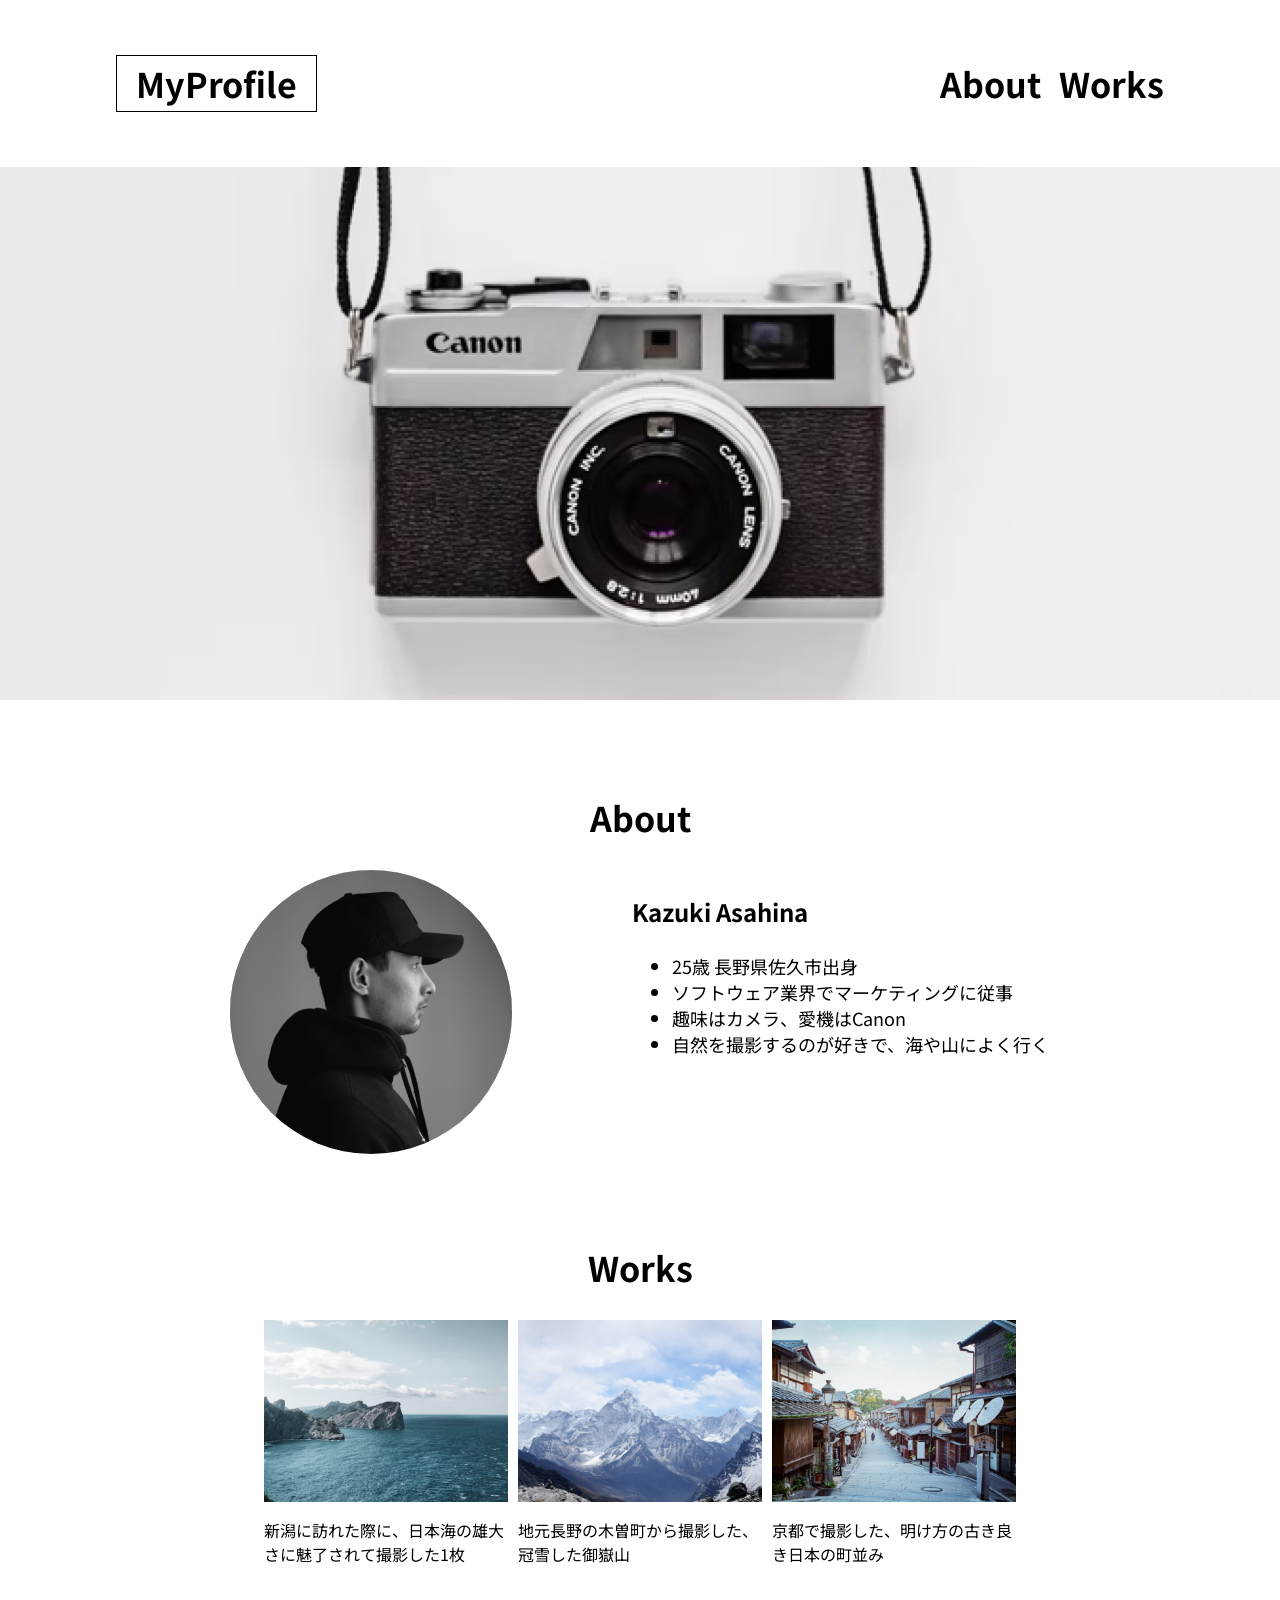
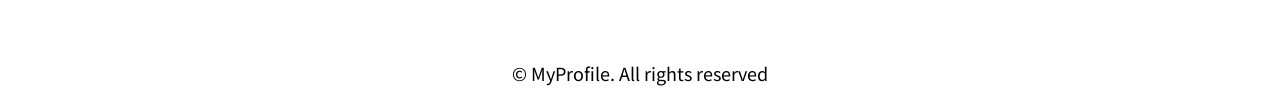
<file: docs/index.html>
<!doctype html>
<html lang="ja">
  <head>
    <meta charset="UTF-8" />
    <meta name="viewport" content="width=device-width, initial-scale=1.0" />
    <meta name="description" content="自己紹介と作品集" />
    <title>Kazuki Asahinaのポートフォリオサイト</title>
    <link rel="preconnect" href="https://fonts.googleapis.com" />
    <link rel="preconnect" href="https://fonts.gstatic.com" crossorigin />
    <link
      href="https://fonts.googleapis.com/css2?family=Josefin+Sans&family=Noto+Sans+JP:wght@100..900&display=swap"
      rel="stylesheet"
    />
    <link rel="stylesheet" href="css/style.css" />
  </head>
  <body>
    <header>
      <div class="base">
        <div class="header">
          <h1 class="title"><a href="index.html">MyProfile</a></h1>
          <nav id="nav-pc">
            <ul>
              <li><a href="index.html#about">About</a></li>
              <li><a href="index.html#works">Works</a></li>
            </ul>
          </nav>
        </div>
      </div>
    </header>
    <main>
      <section id="main-visual">
        <img class="main-visual-photo" src="images/main.png" />
      </section>
      <section id="about">
        <div class="base">
          <h2>About</h2>
          <div class="about-container">
            <img
              class="about-photo"
              src="images/about.png"
              alt="プロフィール写真"
            />
            <div class="about-message">
              <h3 class="name">Kazuki Asahina</h3>
              <ul class="about-text">
                <li>25歳 長野県佐久市出身</li>
                <li>ソフトウェア業界でマーケティングに従事</li>
                <li>趣味はカメラ、愛機はCanon</li>
                <li>自然を撮影するのが好きで、海や山によく行く</li>
              </ul>
            </div>
          </div>
        </div>
      </section>
      <section id="works">
        <div class="base">
          <h2>Works</h2>
          <div class="works-container">
            <div class="works-message">
              <img
                class="works-img"
                src="images/works1.png"
                alt="日本海の写真"
              />
              <p>新潟に訪れた際に、日本海の雄大さに魅了されて撮影した1枚</p>
            </div>
            <div class="works-message">
              <img
                class="works-img"
                src="images/works2.png"
                alt="冠雪した御嶽山"
              />
              <p>地元長野の木曽町から撮影した、冠雪した御嶽山</p>
            </div>
            <div class="works-message">
              <img
                class="works-img"
                src="images/works3.png"
                alt="京都の町並み"
              />
              <p>京都で撮影した、明け方の古き良き日本の町並み</p>
            </div>
          </div>
        </div>
      </section>
    </main>
    <footer>
      <div class="base">
        <p id="copyright">&copy; MyProfile. All rights reserved</p>
      </div>
    </footer>
  </body>
</html>
</file>
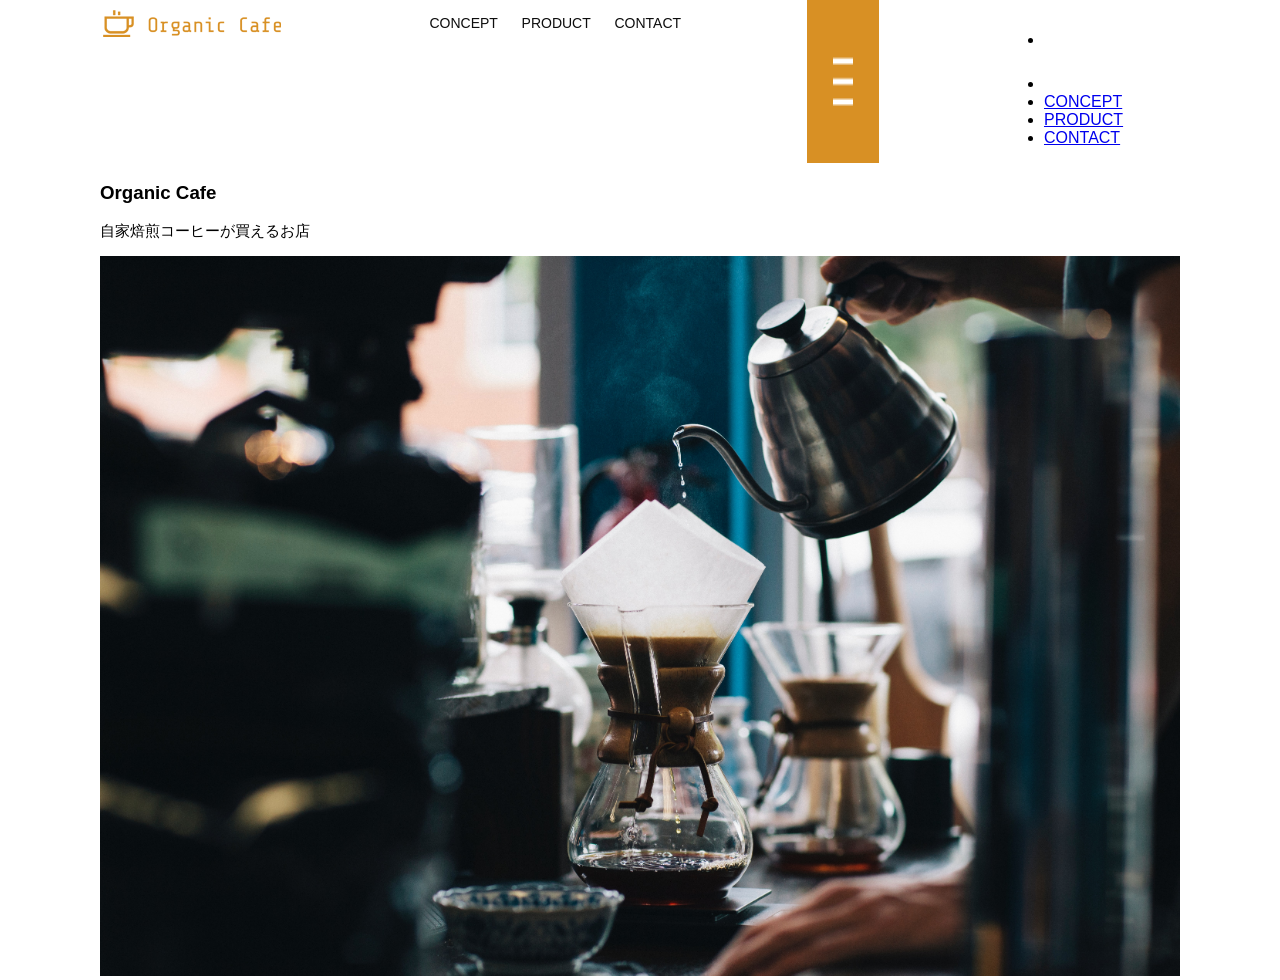
<file: html-css-kadai_013/index.html>
<!doctype html>
<html>
  <head>
    <title>Organic Cafe</title>
    <meta charset="UTF-8" />
    <meta
      name="description"
      content="自家焙煎のコーヒーがお家で楽しめるOrganic Cafe"
    />
    <meta name="viewport" content="width=device-width, initial-scale=1.0" />
    <link rel="stylesheet" href="style.css" />
  </head>
  <body>
    <!-- ヘッダー -->
    <header>
      <!-- ロゴ -->
      <a href="index.html" id="logo"
        ><img src="images/logo.png" alt="トップページに戻る"
      /></a>

      <!-- PC用ナビゲーション -->
      <nav id="nav-pc">
        <a href="index.html#concept">CONCEPT</a>
        <a href="index.html#product">PRODUCT</a>
        <a href="index.html#contact">CONTACT</a>
      </nav>
      <img
        id="menu-sp"
        src="images/button-menu.png"
        alt="ナビゲーションを開く"
        onclick="document.getElementById('nav-sp').style.display = 'block'"
      />
      <nav id="nav-sp">
        <ul>
          <li>
            <img
              id="close"
              src="images/button-close.png"
              alt="ナビゲーションを閉じる"
              onclick="document.getElementById('nav-sp').style.display = 'none'"
            />
          </li>
          <li>
            <a
              href="index.html"
              id="logo-sp"
              onclick="document.getElementById('nav-sp').style.display = 'none'"
              ><img src="images/logo-sp.png" alt="トップページに戻る"
            /></a>
          </li>
          <li>
            <a
              class="menu"
              href="index.html#concept"
              onclick="document.getElementById('nav-sp').style.display = 'none'"
              >CONCEPT</a
            >
          </li>
          <li>
            <a
              class="menu"
              href="index.html#product"
              onclick="document.getElementById('nav-sp').style.display = 'none'"
              >PRODUCT</a
            >
          </li>
          <li>
            <a
              class="menu"
              href="index.html#contact"
              onclick="document.getElementById('nav-sp').style.display = 'none'"
              >CONTACT</a
            >
          </li>
        </ul>
      </nav>
    </header>

    <main>
      <article>
        <!-- メインビジュアル -->
        <section id="main-visual">
          <div id="main-message">
            <h1>Organic Cafe</h1>
            <p>自家焙煎コーヒーが買えるお店</p>
          </div>
          <img
            src="images/main-image.jpg"
            alt="コーヒーをハンドドリップで淹れる画像"
          />
        </section>
      </article>
    </main>
  </body>
</html>
</file>
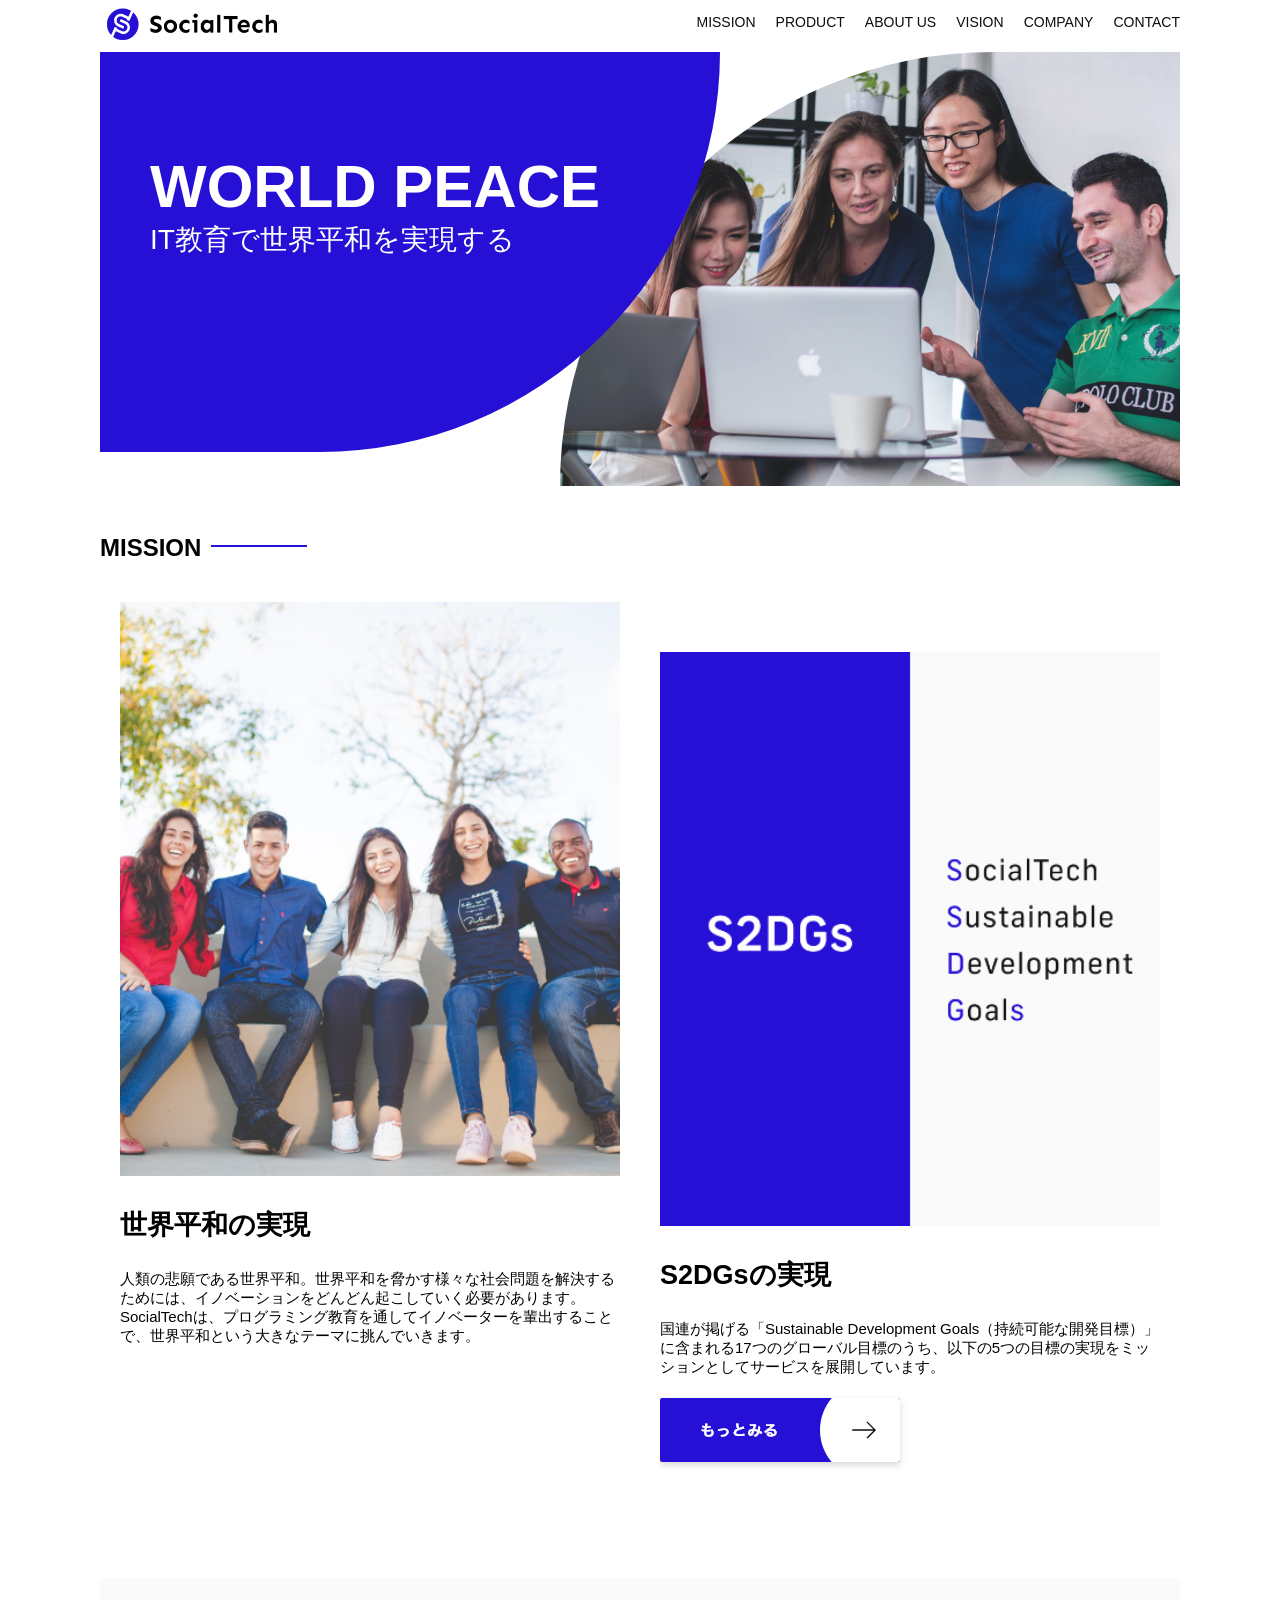
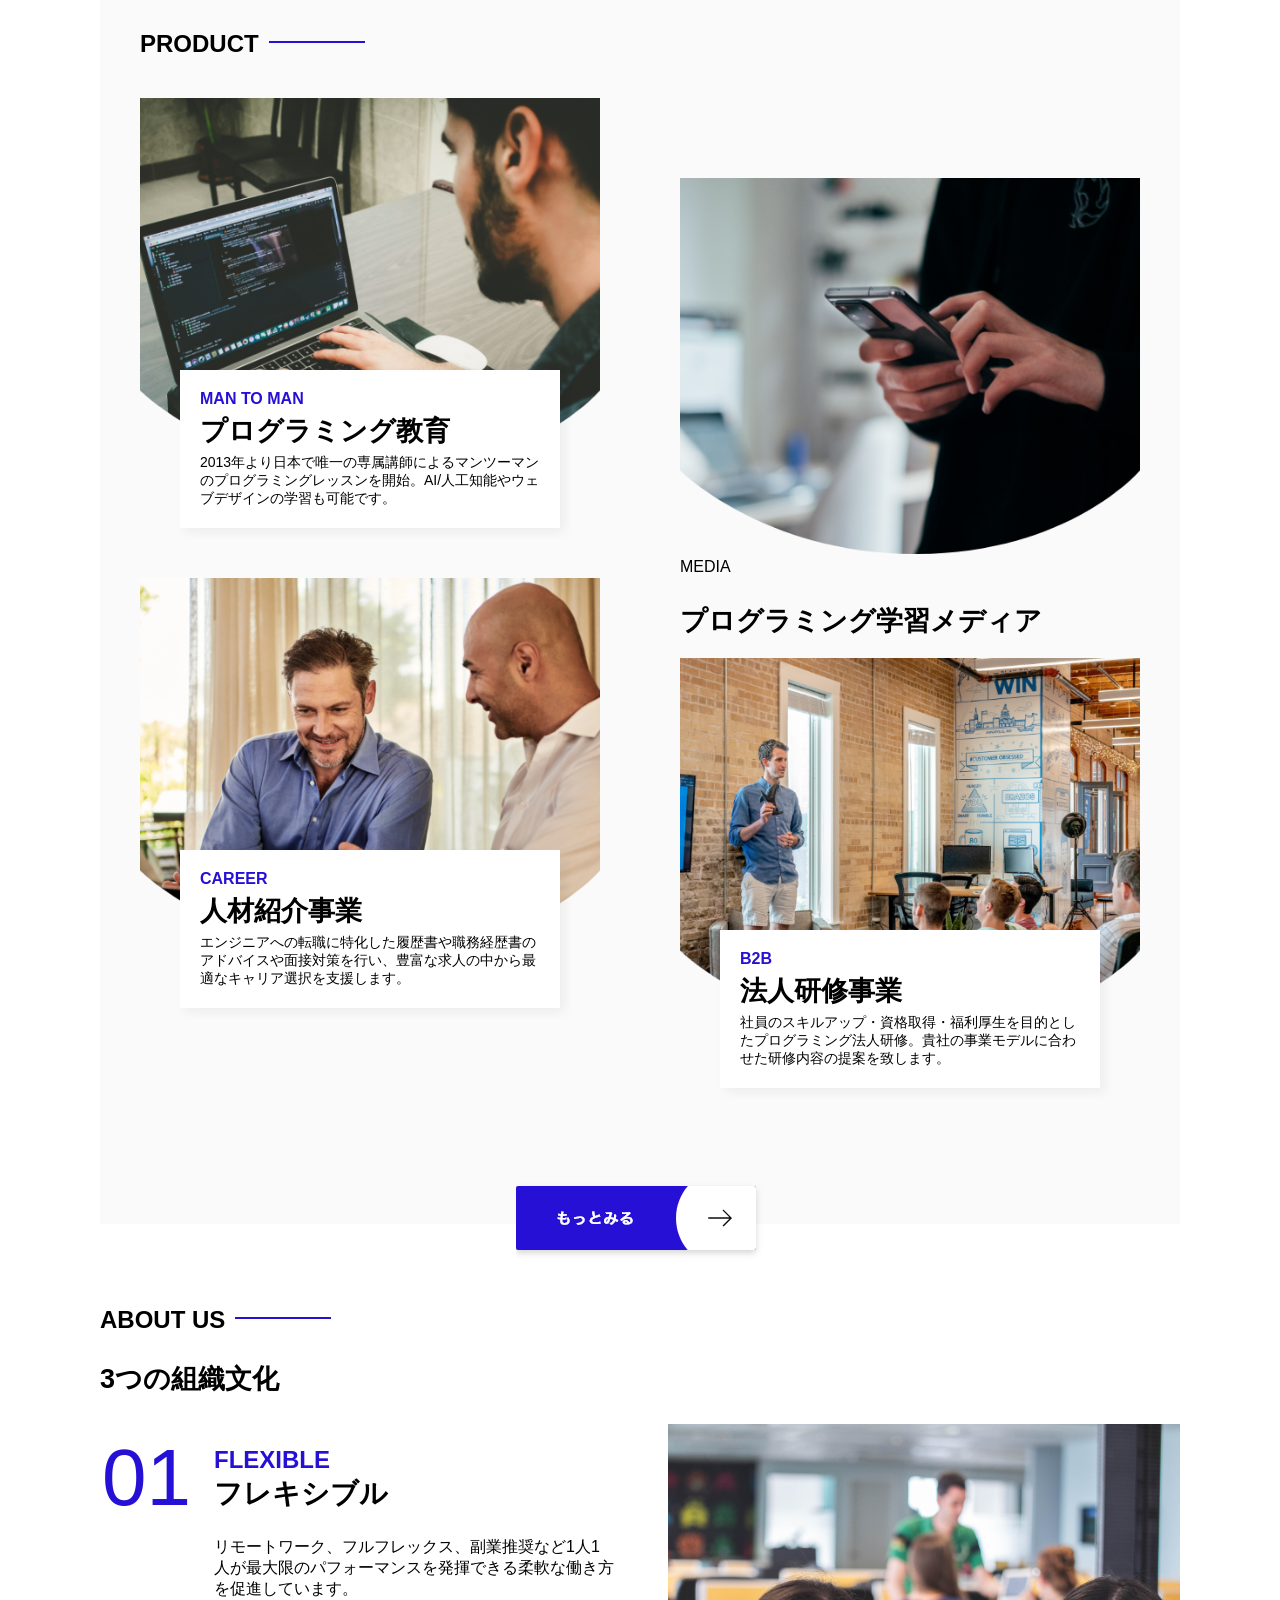
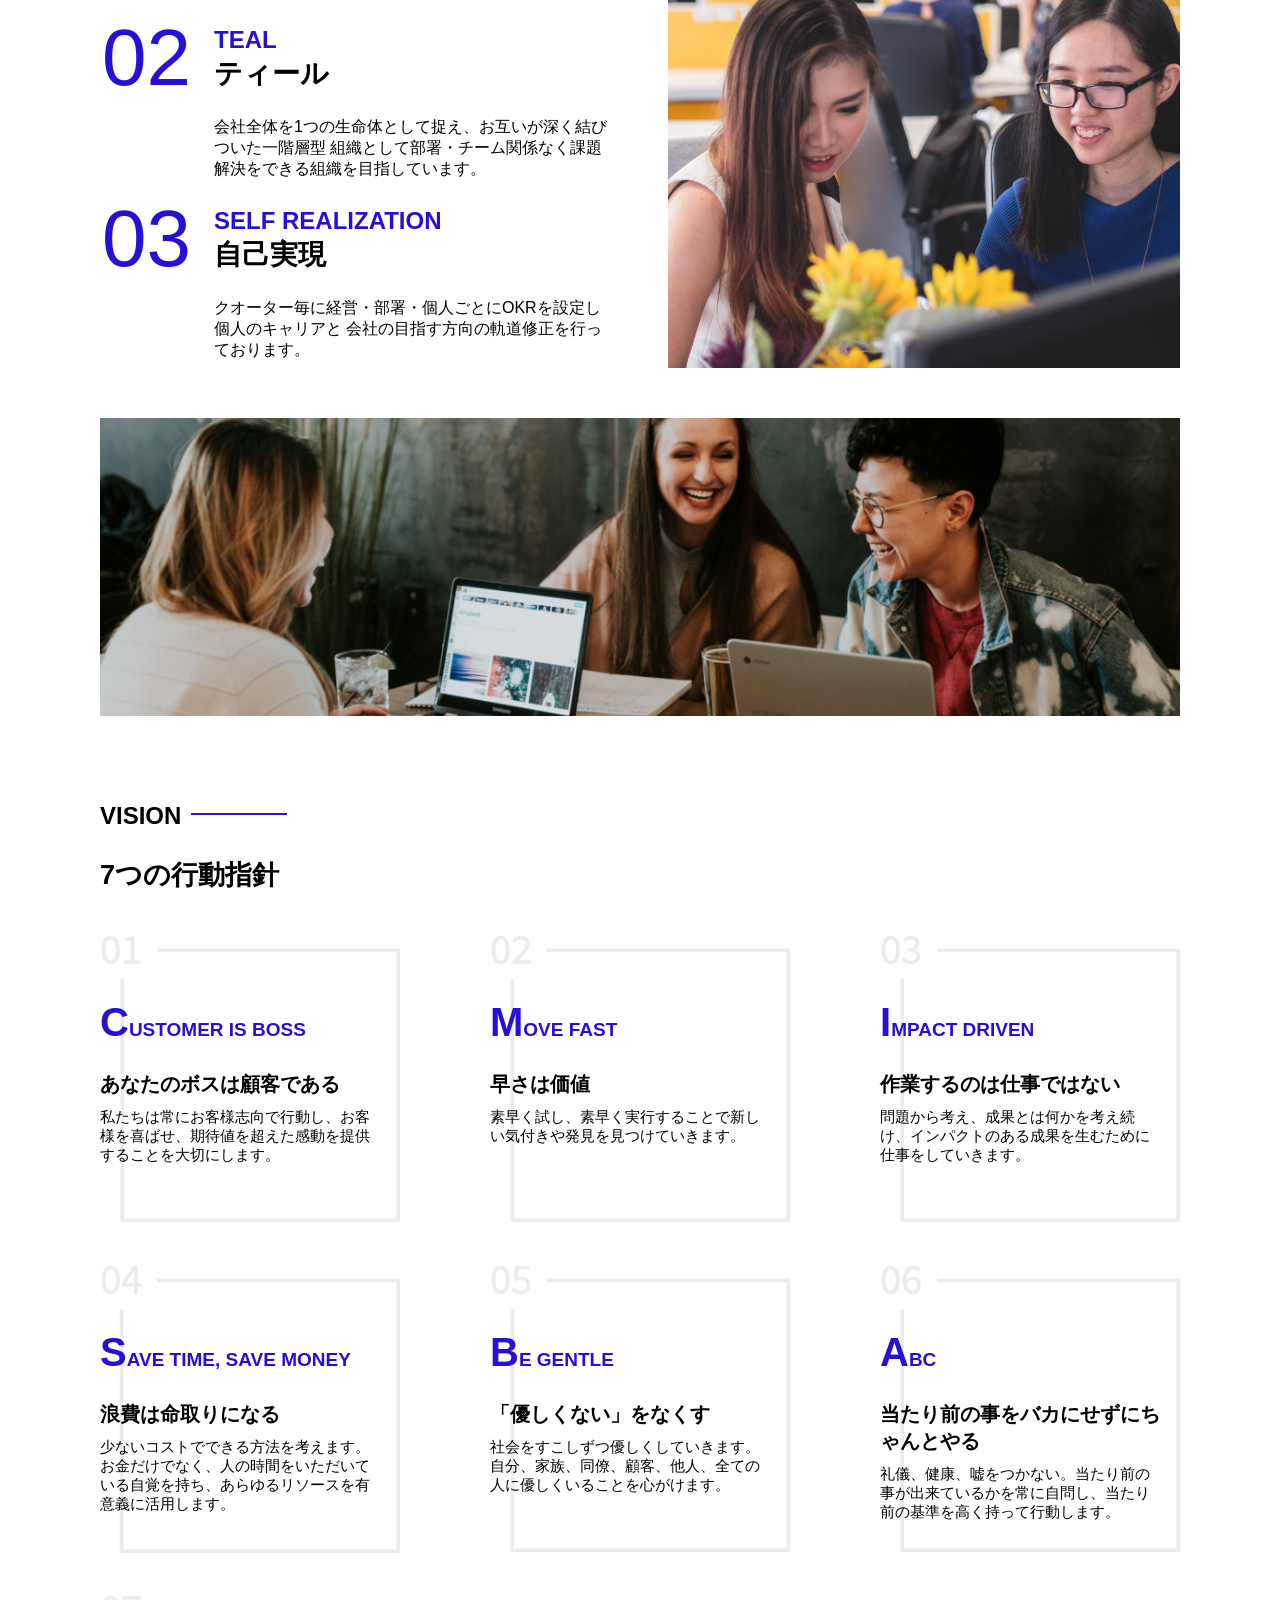
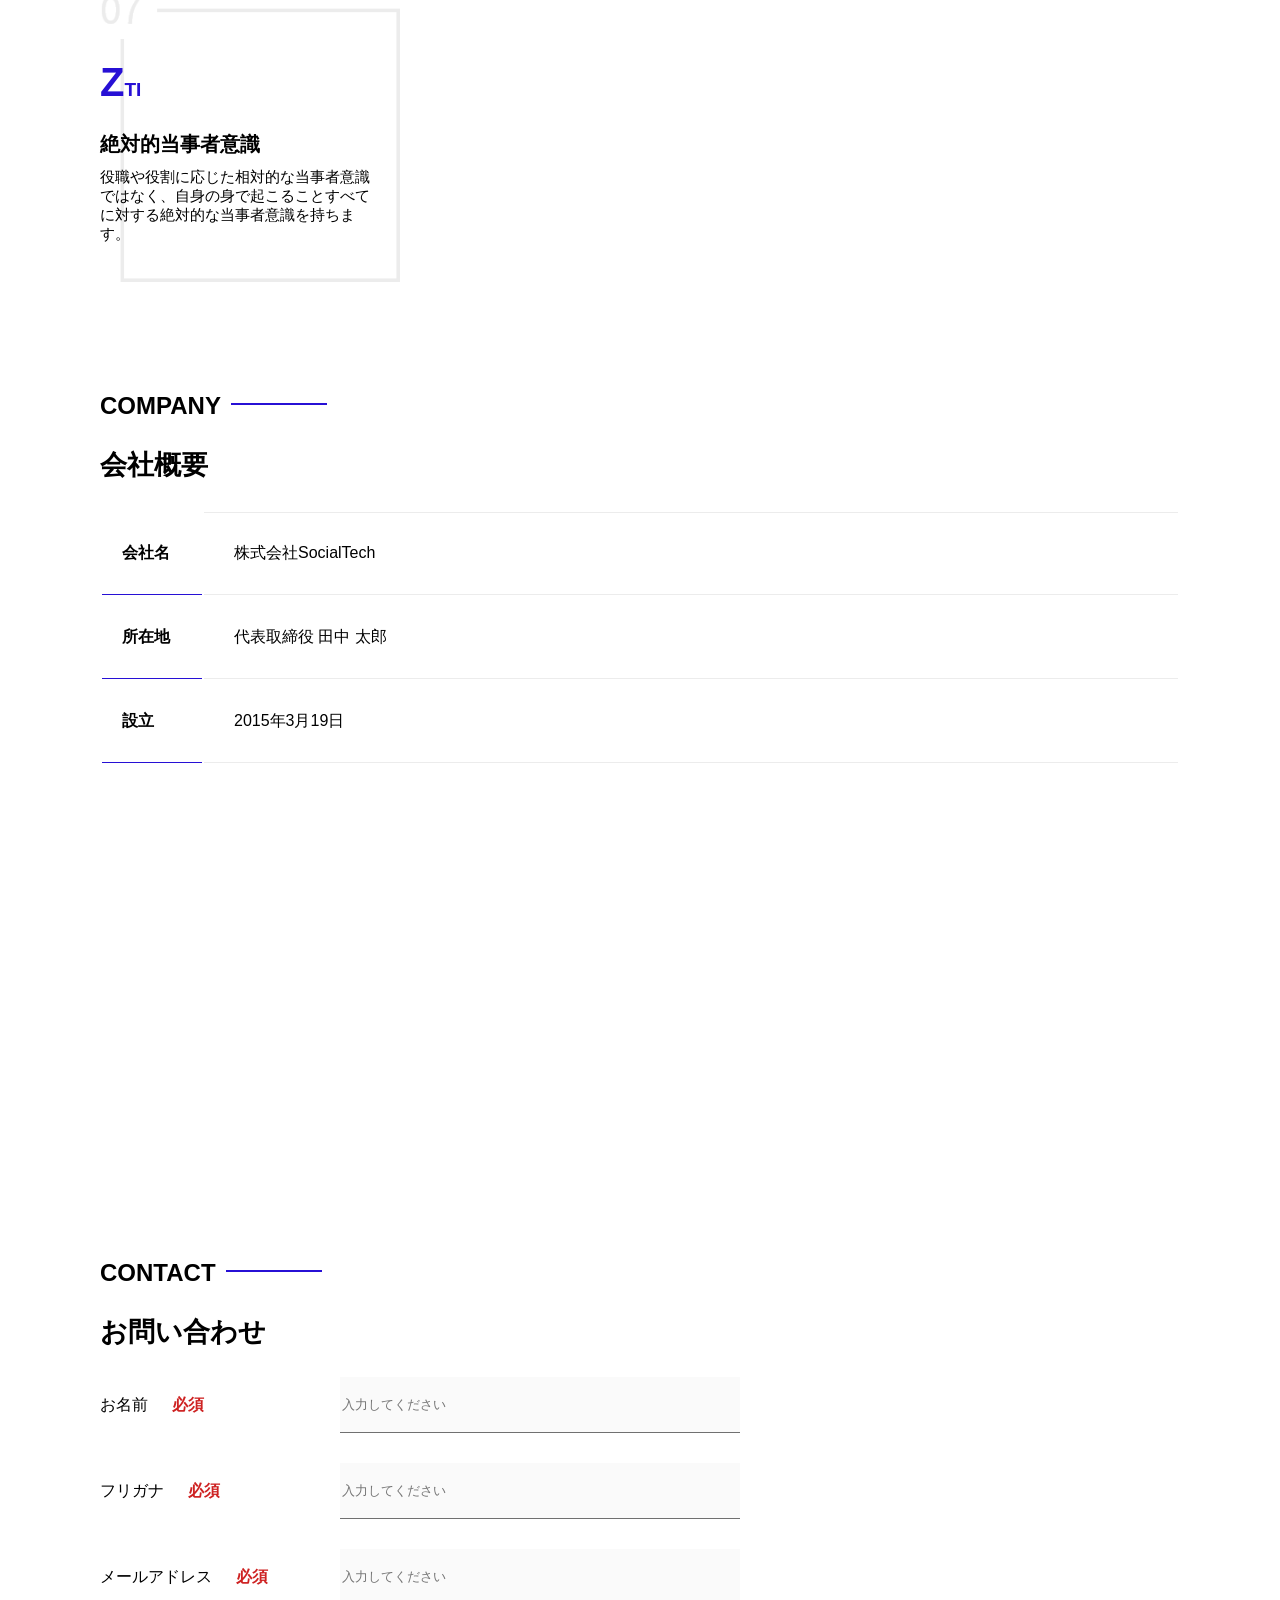
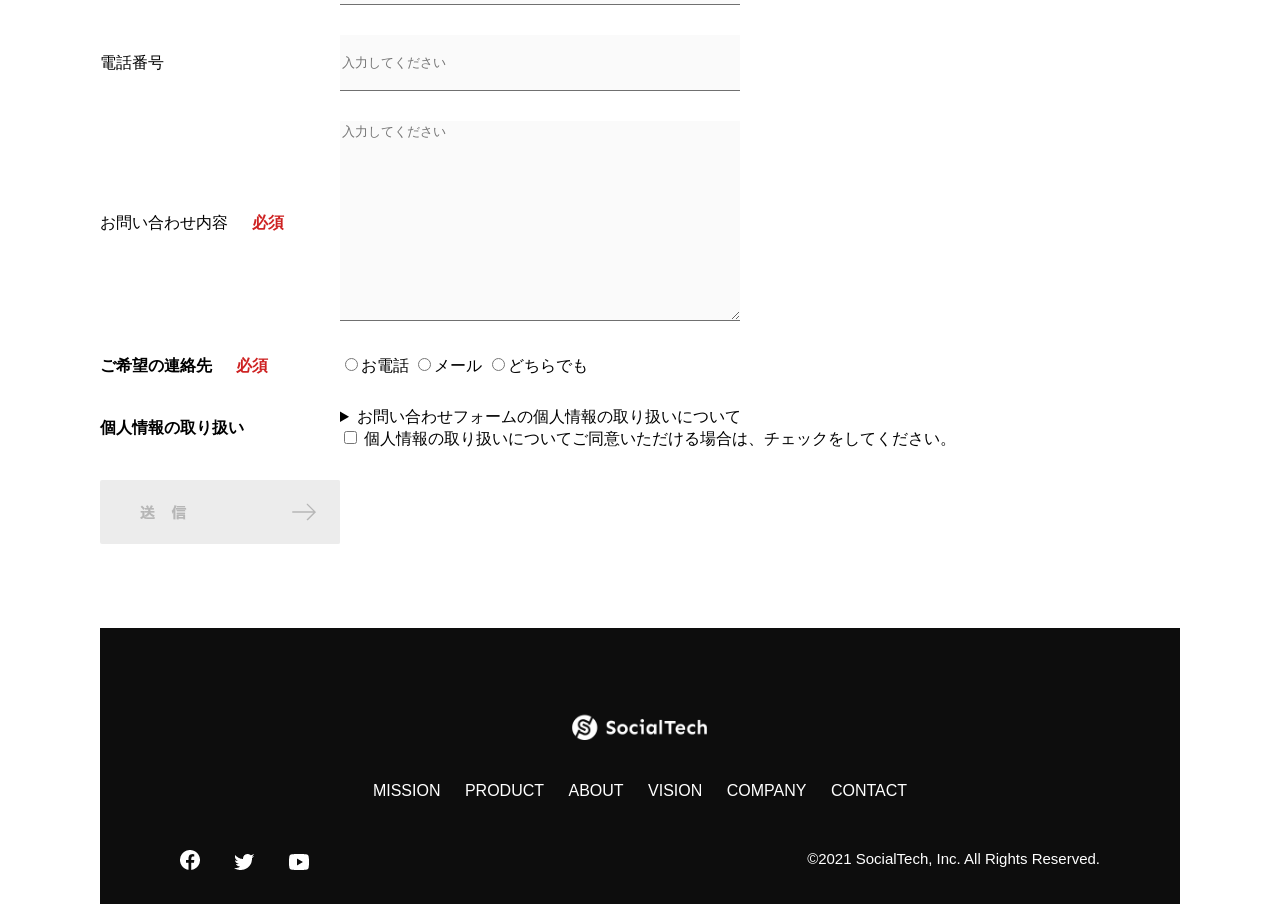
<file: kadai_tutorial_output/index.html>
<!doctype html>
<html lang="ja">
  <head>
    <meta charset="UTF-8" />
    <meta name="viewport" content="width=device-width, initial-scale=1.0" />
    <meta
      name="description"
      content="SocialTechはEdTech業界のリーディングカンパニーを目指します。"
    />
    <title>SocialTech</title>
    <link rel="stylesheet" href="style.css" />
  </head>
  <body>
    <header>
      <a href="index.html" id="logo">
        <img src="images/logo.png" alt="トップページに戻る" />
      </a>
      <nav id="nav-pc">
        <ul>
          <li><a href="mission.html">MISSION</a></li>
          <li><a href="product.html">PRODUCT</a></li>
          <li><a href="index.html#aboutus">ABOUT US</a></li>
          <li><a href="index.html#vision">VISION</a></li>
          <li><a href="index.html#company">COMPANY</a></li>
          <li><a href="index.html#contact">CONTACT</a></li>
        </ul>
      </nav>
      <button
        id="menu-sp"
        onclick="document.getElementById('nav-sp').style.display = 'block'"
      >
        <img src="images/button-menu.png" alt="ナビゲーションを開く" />
      </button>
      <div id="nav-sp">
        <button
          id="close"
          onclick="document.getElementById('nav-sp').style.display = 'none'"
        >
          <img src="images/button-close.png" alt="ナビゲーションを閉じる" />
        </button>
        <nav>
          <ul>
            <li>
              <a
                href="index.html"
                id="logo-sp"
                onclick="
                  document.getElementById('nav-sp').style.display = 'none'
                "
                ><img src="images/logo-sp.png" alt="トップページに戻る"
              /></a>
            </li>
            <li>
              <a
                class="menu"
                href="mission.html"
                onclick="
                  document.getElementById('nav-sp').style.display = 'none'
                "
                >MISSION</a
              >
            </li>
            <li>
              <a
                class="menu"
                href="product.html"
                onclick="
                  document.getElementById('nav-sp').style.display = 'none'
                "
                >PRODUCT</a
              >
            </li>
            <li>
              <a
                class="menu"
                href="index.html#aboutus"
                onclick="
                  document.getElementById('nav-sp').style.display = 'none'
                "
                >ABOUT US</a
              >
            </li>
            <li>
              <a
                class="menu"
                href="index.html#vision"
                onclick="
                  document.getElementById('nav-sp').style.display = 'none'
                "
                >VISION</a
              >
            </li>
            <li>
              <a
                class="menu"
                href="index.html#company"
                onclick="
                  document.getElementById('nav-sp').style.display = 'none'
                "
                >COMPANY</a
              >
            </li>
            <li>
              <a
                class="menu"
                href="index.html#contact"
                onclick="
                  document.getElementById('nav-sp').style.display = 'none'
                "
                >CONTACT</a
              >
            </li>
          </ul>
        </nav>
        <div id="sns">
          <a href="https://www.facebook.com/sejuku2013">
            <img src="images/button-facebook.png" alt="Facebookのリンク" />
          </a>
          <a href="https://twitter.com/samuraijuku">
            <img src="images/button-twitter.png" alt="Twitterのリンク" />
          </a>
          <a href="https://www.youtube.com/channel/UCCFOQO5aDK0xXam4cUQXT8g">
            <img src="images/button-youtube.png" alt="YouTubeのリンク" />
          </a>
        </div>
      </div>
    </header>
    <main>
      <article>
        <section id="main-visual">
          <div id="main-message">
            <h1>WORLD PEACE</h1>
            <p>IT教育で世界平和を実現する</p>
          </div>
          <img
            src="images/index/index-main.png"
            alt="PCの周りに集まる多国籍の仲間たち"
          />
        </section>
        <section id="mission">
          <h2 class="index-h2">MISSION</h2>
          <div id="mission-flex">
            <div>
              <img
                id="mission-photo"
                src="images/index/index-mission.png"
                alt="屋外のベンチで写真を撮影する多国籍の仲間たち"
              />
              <h3>世界平和の実現</h3>
              <p>
                人類の悲願である世界平和。世界平和を脅かす様々な社会問題を解決するためには、イノベーションをどんどん起こしていく必要があります。SocialTechは、プログラミング教育を通してイノベーターを輩出することで、世界平和という大きなテーマに挑んでいきます。
              </p>
            </div>

            <div>
              <img id="s2dgs" src="images/index/s2dgs.png" alt="S2DGs" />
              <h3>S2DGsの実現</h3>
              <p>
                国連が掲げる「Sustainable Development
                Goals（持続可能な開発目標）」に含まれる17つのグローバル目標のうち、以下の5つの目標の実現をミッションとしてサービスを展開しています。
              </p>
              <a href="mission.html">
                <img src="images/button-more.png" alt="もっとみる" />
              </a>
            </div>
          </div>
        </section>
        <section id="product">
          <h2 class="index-h2">PRODUCT</h2>
          <div class="product-flex">
            <div id="product-left">
              <div>
                <img
                  class="product-photo"
                  src="images/index/index-mantoman.png"
                  alt="PCでコードを書く男性"
                />
                <div class="product-explain">
                  <span>MAN TO MAN</span>
                  <h3>プログラミング教育</h3>
                  <p>
                    2013年より日本で唯一の専属講師によるマンツーマンのプログラミングレッスンを開始。AI/人工知能やウェブデザインの学習も可能です。
                  </p>
                </div>
              </div>
              <div>
                <img
                  class="product-photo"
                  src="images/index/index-career.png"
                  alt="笑顔で話し合う二人の男性"
                />
                <div class="product-explain">
                  <span>CAREER</span>
                  <h3>人材紹介事業</h3>
                  <p>
                    エンジニアへの転職に特化した履歴書や職務経歴書のアドバイスや面接対策を行い、豊富な求人の中から最適なキャリア選択を支援します。
                  </p>
                </div>
              </div>
            </div>
            <div id="product-right">
              <div>
                <img
                  class="product-photo"
                  src="images/index/index-media.png"
                  alt="スマートフォンを操作する人"
                />
                <div class="product">
                  <span>MEDIA</span>
                  <h3>プログラミング学習メディア</h3>
                  <p>
                    月間200万人に読まれる日本最大級のプログラミング学習サイト「SocialTech
                    Blog」やYouTubeチャネルにて学習情報を発信しています。
                  </p>
                </div>
              </div>
              <div>
                <img
                  class="product-photo"
                  src="images/index/index-b2b.png"
                  alt="講演中の男性とそれを聴く人々"
                />
                <div class="product-explain">
                  <span>B2B</span>
                  <h3>法人研修事業</h3>
                  <p>
                    社員のスキルアップ・資格取得・福利厚生を目的としたプログラミング法人研修。貴社の事業モデルに合わせた研修内容の提案を致します。
                  </p>
                </div>
              </div>
            </div>
          </div>
          <div id="product-more">
            <a href="product.html">
              <img src="images/button-more.png" alt="もっとみる" />
            </a>
          </div>
        </section>
        <section id="aboutus">
          <h2 class="index-h2">ABOUT US</h2>
          <h3>3つの組織文化</h3>
          <div>
            <table class="culture-table">
              <tr>
                <td class="culture-num">01</td>
                <th>
                  <span class="culture-en">FLEXIBLE</span><br />フレキシブル
                </th>
              </tr>
              <tr>
                <td></td>
                <td class="culture-description">
                  リモートワーク、フルフレックス、副業推奨など1人1人が最大限のパフォーマンスを発揮できる柔軟な働き方を促進しています。
                </td>
              </tr>
              <tr>
                <td class="culture-num">02</td>
                <th><span class="culture-en">TEAL</span><br />ティール</th>
              </tr>
              <tr>
                <td></td>
                <td class="culture-description">
                  会社全体を1つの生命体として捉え、お互いが深く結びついた一階層型
                  組織として部署・チーム関係なく課題解決をできる組織を目指しています。
                </td>
              </tr>
              <tr>
                <td class="culture-num">03</td>
                <th>
                  <span class="culture-en">SELF REALIZATION</span><br />自己実現
                </th>
              </tr>
              <tr>
                <td></td>
                <td class="culture-description">
                  クオーター毎に経営・部署・個人ごとにOKRを設定し個人のキャリアと
                  会社の目指す方向の軌道修正を行っております。
                </td>
              </tr>
            </table>
            <img
              class="culture-img"
              src="images/index/index-aboutus1.png"
              alt="笑顔で話し合う2人の女性"
            />
          </div>
          <img
            class="culture-img2"
            src="images/index/index-aboutus2.png"
            alt="笑顔で話し合う3人の男女"
          />
        </section>
        <section id="vision">
          <h2 class="index-h2">VISION</h2>
          <h3>7つの行動指針</h3>
          <div>
            <div class="vision-box">
              <img src="images/index/vision-01.png" alt="01" />
              <div>
                <h4>CUSTOMER IS BOSS</h4>
                <h5>あなたのボスは顧客である</h5>
                <p>
                  私たちは常にお客様志向で行動し、お客様を喜ばせ、期待値を超えた感動を提供することを大切にします。
                </p>
              </div>
            </div>
            <div class="vision-box">
              <img src="images/index/vision-02.png" alt="02" />
              <div>
                <h4>MOVE FAST</h4>
                <h5>早さは価値</h5>
                <p>
                  素早く試し、素早く実行することで新しい気付きや発見を見つけていきます。
                </p>
              </div>
            </div>
            <div class="vision-box">
              <img src="images/index/vision-03.png" alt="03" />
              <div>
                <h4>IMPACT DRIVEN</h4>
                <h5>作業するのは仕事ではない</h5>
                <p>
                  問題から考え、成果とは何かを考え続け、インパクトのある成果を生むために仕事をしていきます。
                </p>
              </div>
            </div>
            <div class="vision-box">
              <img src="images/index/vision-04.png" alt="04" />
              <div>
                <h4>SAVE TIME, SAVE MONEY</h4>
                <h5>浪費は命取りになる</h5>
                <p>
                  少ないコストでできる方法を考えます。お金だけでなく、人の時間をいただいている自覚を持ち、あらゆるリソースを有意義に活用します。
                </p>
              </div>
            </div>
            <div class="vision-box">
              <img src="images/index/vision-05.png" alt="05" />
              <div>
                <h4>BE GENTLE</h4>
                <h5>「優しくない」をなくす</h5>
                <p>
                  社会をすこしずつ優しくしていきます。自分、家族、同僚、顧客、他人、全ての人に優しくいることを心がけます。
                </p>
              </div>
            </div>
            <div class="vision-box">
              <img src="images/index/vision-06.png" alt="06" />
              <div>
                <h4>ABC</h4>
                <h5>当たり前の事をバカにせずにちゃんとやる</h5>
                <p>
                  礼儀、健康、嘘をつかない。当たり前の事が出来ているかを常に自問し、当たり前の基準を高く持って行動します。
                </p>
              </div>
            </div>
            <div class="vision-box">
              <img src="images/index/vision-07.png" alt="07" />
              <div>
                <h4>ZTI</h4>
                <h5>絶対的当事者意識</h5>
                <p>
                  役職や役割に応じた相対的な当事者意識ではなく、自身の身で起こることすべてに対する絶対的な当事者意識を持ちます。
                </p>
              </div>
            </div>
          </div>
        </section>
        <section id="company">
          <h2 class="index-h2">COMPANY</h2>
          <h3>会社概要</h3>
          <table id="company-table">
            <tr>
              <th class="tableheader tableheader-firat">会社名</th>
              <td class="cell cell-first">株式会社SocialTech</td>
            </tr>
            <tr>
              <th class="tableheader">所在地</th>
              <td class="cell">代表取締役 田中 太郎</td>
            </tr>
            <tr>
              <th class="tableheader">設立</th>
              <td class="cell">2015年3月19日</td>
            </tr>
          </table>
          <iframe
            src="https://www.google.com/maps/embed?pb=!1m18!1m12!1m3!1d3240.0688551336807!2d139.7720776771055!3d35.69992317258124!2m3!1f0!2f0!3f0!3m2!1i1024!2i768!4f13.1!3m3!1m2!1s0x60188fee13660e23%3A0x77137876edf742ac!2z5L2P5Y-L5LiN5YuV55Sj56eL6JGJ5Y6f6aeF5YmN44OT44Or!5e0!3m2!1sja!2sjp!4v1704858013291!5m2!1sja!2sjp"
            style="border: 0"
            allowfullscreen=""
            loading="lazy"
          ></iframe>
        </section>
        <section id="contact">
          <h2 class="index-h2">CONTACT</h2>
          <h3>お問い合わせ</h3>
          <form>
            <div>
              <div class="contact-heading">
                <label class="contact-ladel"
                  >お名前
                  <span class="contact-span">必須</span>
                </label>
              </div>
              <div>
                <input
                  type="text"
                  name="name"
                  placeholder="入力してください"
                  class="contact-textbox"
                />
              </div>
            </div>
            <div>
              <div class="contact-heading">
                <label class="contact-ladel"
                  >フリガナ
                  <span class="contact-span">必須</span>
                </label>
              </div>
              <div>
                <input
                  type="text"
                  name="hurigana"
                  placeholder="入力してください"
                  class="contact-textbox"
                />
              </div>
            </div>
            <div>
              <div class="contact-heading">
                <label class="contact-ladel"
                  >メールアドレス
                  <span class="contact-span">必須</span>
                </label>
              </div>
              <div>
                <input
                  type="text"
                  name="email"
                  placeholder="入力してください"
                  class="contact-textbox"
                />
              </div>
            </div>
            <div>
              <div class="contact-heading">
                <label class="contact-ladel">電話番号 </label>
              </div>
              <div>
                <input
                  type="text"
                  name="tel"
                  placeholder="入力してください"
                  class="contact-textbox"
                />
              </div>
            </div>
            <div>
              <div class="contact-heading">
                <label class="contact-ladel"
                  >お問い合わせ内容
                  <span class="contact-span">必須</span>
                </label>
              </div>
              <div>
                <textarea
                  class="contact-textarea"
                  placeholder="入力してください"
                  name="message"
                ></textarea>
              </div>
            </div>
            <div>
              <div class="contact-heading">
                <label class="contact-label"
                  >ご希望の連絡先
                  <span class="contact-span">必須</span>
                </label>
              </div>
              <div>
                <input
                  class="radiobutton"
                  type="radio"
                  value="tel"
                  name="contact"
                /><label>お電話</label>
                <input
                  class="radiobutton"
                  type="radio"
                  value="mail"
                  name="contact"
                /><label>メール</label>
                <input
                  class="radiobutton"
                  type="radio"
                  value="both"
                  name="contact"
                /><label>どちらでも</label>
              </div>
            </div>
            <div>
              <div class="contact-heading">
                <label class="contact-label">個人情報の取り扱い</label>
              </div>
              <div>
                <details>
                  <summary>
                    お問い合わせフォームの個人情報の取り扱いについて
                  </summary>
                  <div>
                    <dl>
                      <dt>１．組織の名称又は氏名</dt>
                      <dd>株式会社SocialTech</dd>
                      <dt>
                        ２．個人情報保護管理者（若しくはその代理人）の氏名又は職名、所属及び連絡先
                      </dt>
                      <dd>
                        <p>鈴木 一郎 コーポレート部</p>
                        <p>メールアドレス：samurai@example.com</p>
                        <p>TEL：03-1234-5678</p>
                      </dd>
                      <dt>３．個人情報の利用目的</dt>
                      <dd>
                        <ul>
                          <li>
                            本サービス及び本サービスに関連する情報の提供又はそれらに関する連絡のため
                          </li>
                          <li>ユーザーの本人確認のため</li>
                          <li>当社サービスのご案内のため</li>
                          <li>
                            当社の商品等の広告または宣伝（電子メールによるものを含むものとします。）
                          </li>
                        </ul>
                      </dd>
                      <dt>４．個人情報の取り扱い業務の委託</dt>
                      <dd>
                        個人情報の取扱業務の全部または一部を外部に業務委託する場合があります。その際、弊社は、個人情報を適切に保護できる管理体制を敷き実行していることを条件として委託先を厳選したうえで、機密保持契約を委託先と締結し、お客様の個人情報を厳密に管理させます。
                      </dd>
                      <dt>５．個人情報の開示等の請求</dt>
                      <dd>
                        お客様は、弊社に対してご自身の個人情報の開示等（利用目的の通知、開示、内容の訂正・追加・削除、利用の停止または消去、第三者への提供の停止）に関して、当社問合わせ窓口に申し出ることができます。<br />
                        その際、弊社はお客様ご本人を確認させていただいたうえで、合理的な期間内に対応いたします。<br />
                        なお、個人情報に関する弊社問合わせ先は、次の通りです。
                      </dd>
                      <dd>
                        <p>株式会社SocialTech　個人情報問合せ窓口</p>
                        <p>
                          〒150-0043　東京都千代田区神田練塀町300番地
                          住友不動産秋葉原駅前ビル5F
                        </p>
                        <p>
                          メールアドレス：samurai@example.com　TEL：03-1234-5678
                        </p>
                      </dd>

                      <dt>６．個人情報を提供されることの任意性について</dt>
                      <dd>
                        お客様がご自身の個人情報を弊社に提供されるか否かは、お客様のご判断によりますが、もしご提供されない場合には、適切なサービスが提供できない場合がありますので予めご了承ください。
                      </dd>
                    </dl>
                  </div>
                </details>
                <input type="checkbox" name="agree" />
                <span
                  >個人情報の取り扱いについてご同意いただける場合は、チェックをしてください。</span
                >
              </div>
            </div>
            <input type="image" src="images/button-submit.png" alt="送信する" />
          </form>
        </section>
      </article>
    </main>
    <footer>
      <div id="footer-logo">
        <img src="images/logo-sp.png" alt="SocialTech" />
      </div>
      <div id="footer-link">
        <a href="mission.html">MISSION</a>
        <a href="product.html">PRODUCT</a>
        <a href="index.html#adoutus">ABOUT</a>
        <a href="index.html#vision">VISION</a>
        <a href="index.html#company">COMPANY</a>
        <a href="index.html#contact">CONTACT</a>
      </div>
      <div id="sns-footer">
        <div class="sns-btns">
          <a href="https://www.facebook.com/sejuku2013"
            ><img src="images/button-facebook.png" alt="Facebookのリンク"
          /></a>
          <a href="https://twitter.com/samuraijuku"
            ><img src="images/button-twitter.png" alt="Twitterのリンク"
          /></a>
          <a href="https://www.youtube.com/channel/UCCFOQO5aDK0xXam4cUQXT8g"
            ><img src="images/button-youtube.png" alt="YouTubeのリンク"
          /></a>
        </div>
        <p id="copyright">&copy;2021 SocialTech, Inc. All Rights Reserved.</p>
      </div>
    </footer>
  </body>
</html>
</file>
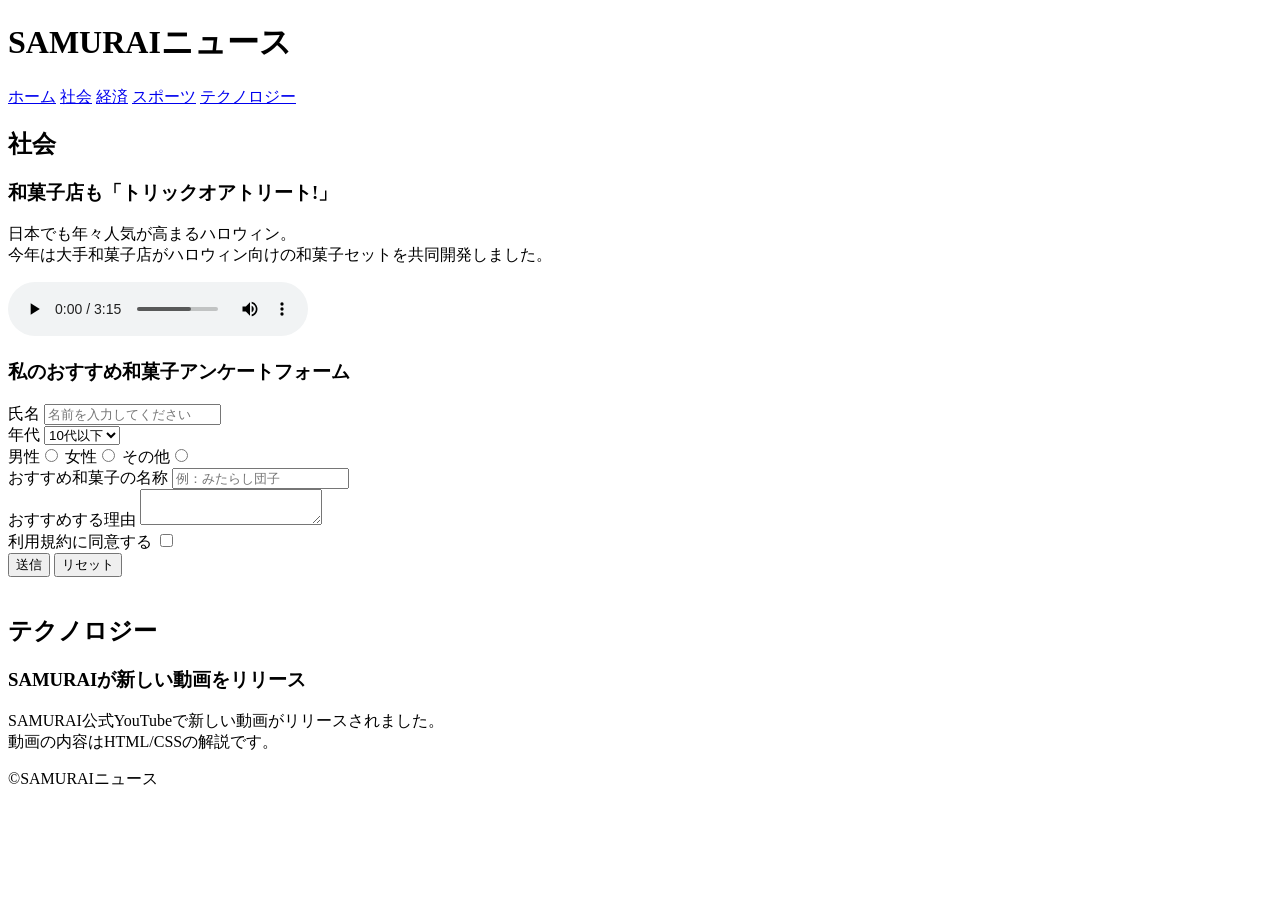
<file: kadai_008/kadai_008.html>
<!DOCTYPE html>
<html lang="ja">
<head>
  <title>8章課題</title>
  <meta charset="UTF-8">
  <meta name="description" content="このページは8章の課題です。">
</head>
<body>
  <header>
    <h1>SAMURAIニュース</h1>
    <nav>
      <a href="https://www.sejuku.net/">ホーム</a>
      <a href="https://www.sejuku.net/">社会</a>
      <a href="https://www.sejuku.net/">経済</a>
      <a href="https://www.sejuku.net/">スポーツ</a>
      <a href="https://www.sejuku.net/">テクノロジー</a>
    </nav>
  </header>
  <main>
    <article>
      <h2>社会</h2>
      <section>
        <h3>和菓子店も「トリックオアトリート!」</h3>
        <P>日本でも年々人気が高まるハロウィン。
        <br>今年は大手和菓子店がハロウィン向けの和菓子セットを共同開発しました。</P>
        <audio src="ichi.mp3" controls></audio> 
      </section>

      <section>
        <h3>私のおすすめ和菓子アンケートフォーム</h3>
        <form>
          <label>氏名</label>
          <input type="text" placeholder="名前を入力してください">
          <br>

          <label>年代</label>
          <select>           
            <option>10代以下</option>
            <option>20代</option>
            <option>30代</option>
            <option>40代以上</option>
          </select>
          <br>

          <label>男性</label><input type="radio" name="gender"> 
          <label>女性</label><input type="radio" name="gender"> 
          <label>その他</label><input type="radio" name="gender"> 
          <br> 

          <label>おすすめ和菓子の名称</label>
          <input type="text" placeholder="例：みたらし団子">
          <br>

          <label>おすすめする理由</label>
          <textarea></textarea> 
          <br>

          <label>利用規約に同意する</label>
          <input type="checkbox">
          <br>
          <input type="submit" value="送信"> 
          <input type="reset" value="リセット">
        </form> 
      </section>
      <br>
    </article>

    <article>
      <h2>テクノロジー</h2>
      <section>
        <h3>SAMURAIが新しい動画をリリース</h3>
        <p>SAMURAI公式YouTubeで新しい動画がリリースされました。
        <br>動画の内容はHTML/CSSの解説です。</p>
      </section>
    </article>
  </main>

  <footer>
    <p>&copy;SAMURAIニュース</P>
  </footer>
</body>
</html>
</file>
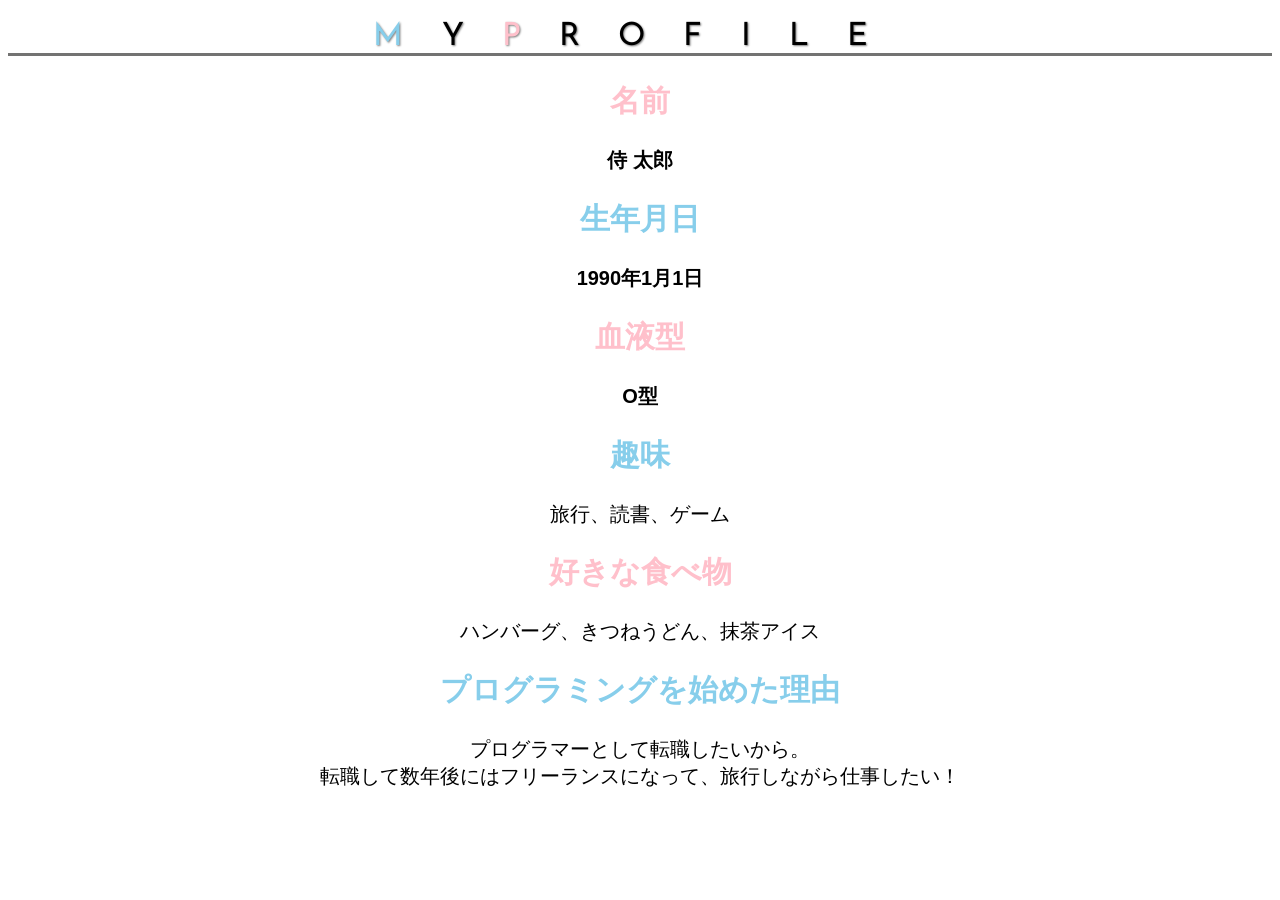
<file: kadai_015/kadai_015.html>
<!DOCTYPE html>
<html lang="ja">
<head>
  <meta charset="UTF-8">
  <meta name="viewport" content="width=device-width, initial-scale=1.0">
  <meta name="description" content="このページは15章の課題です">
  <title>Document</title>
  <link rel="stylesheet" href="style.css">
  <link rel="preconnect" href="https://fonts.googleapis.com">
  <link rel="preconnect" href="https://fonts.gstatic.com" crossorigin>
  <link href="https://fonts.googleapis.com/css2?family=Josefin+Sans:ital,wght@0,100..700;1,100..700&display=swap" rel="stylesheet">
</head>
<body>
  <h1 class="google-fonts"><span class="blue">M</span>Y<span class="pink">P</span>ROFILE</h1>
  <div id="basic">
    <h2 class="pink">名前</h2>
    <P>侍 太郎</P>
    <h2 class="blue">生年月日</h2>
    <p>1990年1月1日</p>
    <h2 class="pink">血液型</h2>
    <p>O型</p>
  </div>
  <h2 class="blue">趣味</h2>
  <p>旅行、読書、ゲーム</p>
  <h2 class="pink">好きな食べ物</h2>
  <p>ハンバーグ、きつねうどん、抹茶アイス</p>
  <h2 class="blue">プログラミングを始めた理由</h2>
  <p>プログラマーとして転職したいから。
    <br>転職して数年後にはフリーランスになって、旅行しながら仕事したい！</p>
</body>
</html>
</file>
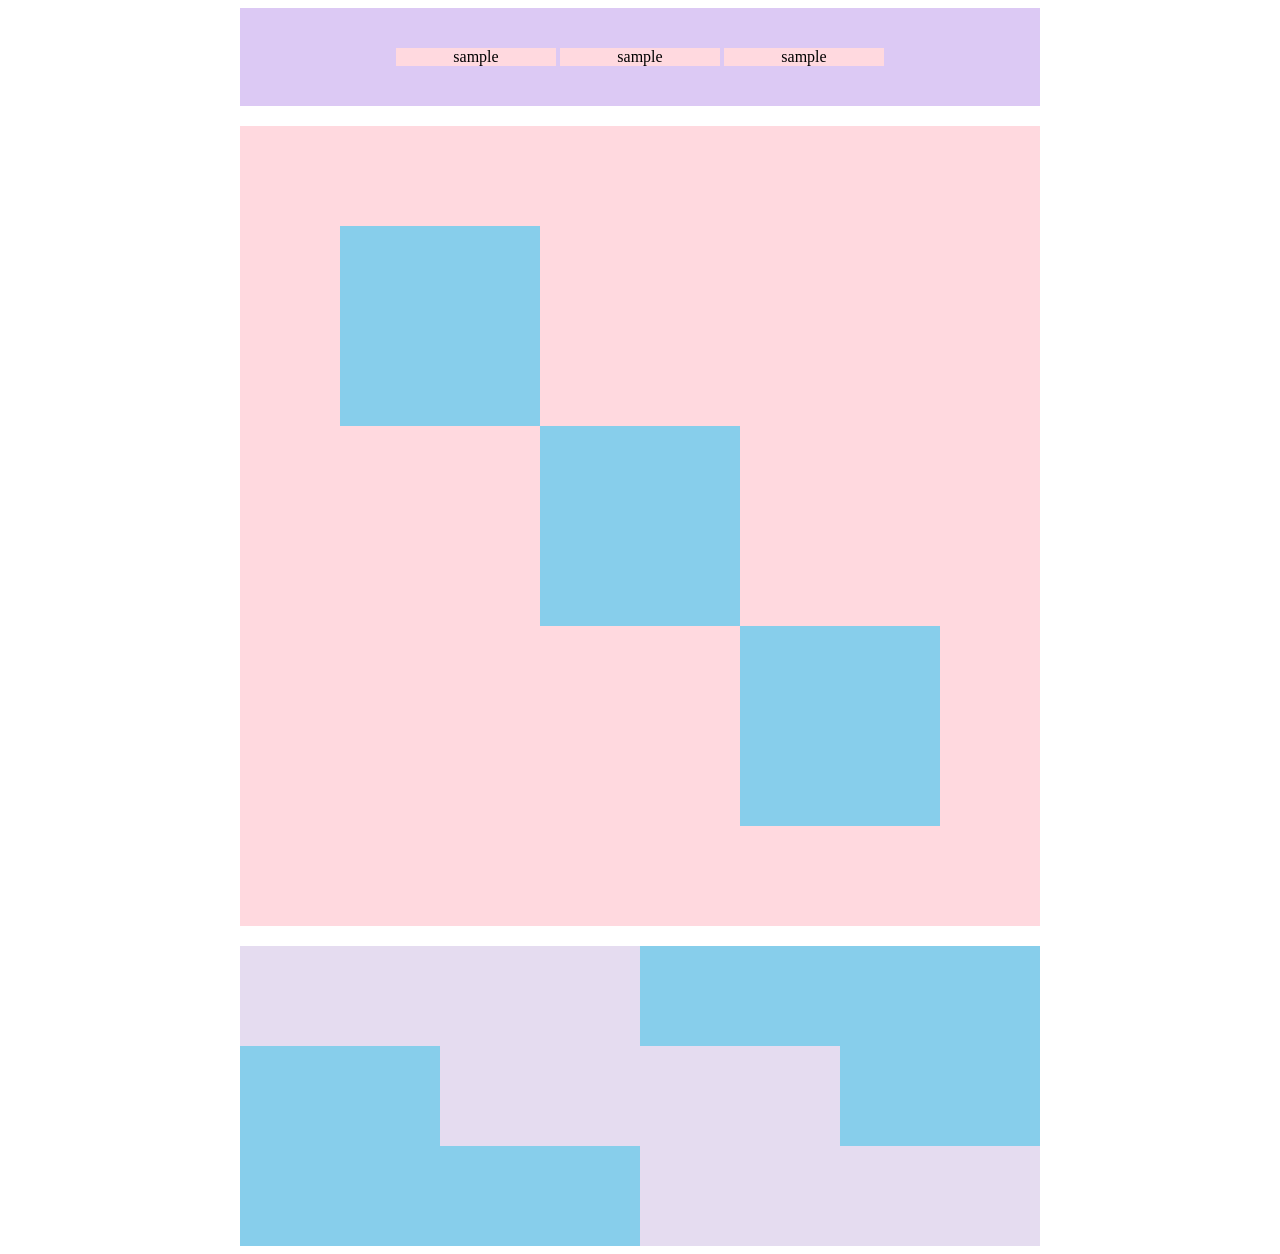
<file: kadai_018/kadai_018.html>
<!DOCTYPE html>
<html lang="ja">
<head>
  <meta charset="UTF-8">
  <meta name="viewport" content="width=device-width, initial-scale=1.0">
  <meta name="description" content="このページは18章の課題です。">
  <title>18章課題</title>
  <link rel="stylesheet" href="style.css">
</head>
<body>
  <div id="top">
    <p class="top-child">sample</p>
    <p class="top-child">sample</p>
    <p class="top-child">sample</p>
  </div>
  <div id="middle">
    <div id="middle-child01"></div>
    <div id="middle-child02"></div>
    <div id="middle-child03"></div>
  </div>
  <div id="bottom">
    <div id="bottom-child01"></div>
    <div id="bottom-child02"></div>
    <div id="bottom-child03"></div>
  </div>
</body>
</html>
</file>
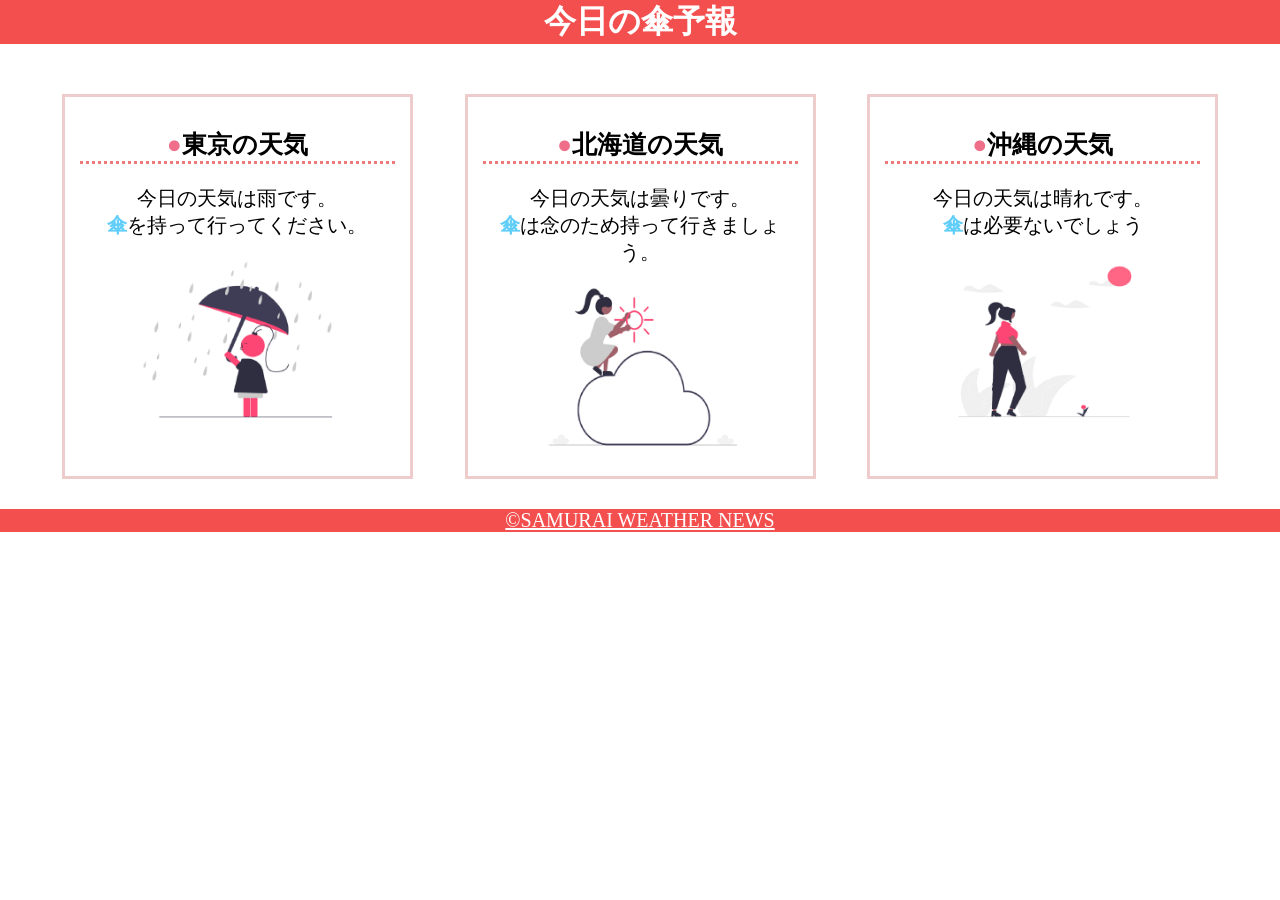
<file: kadai_022/kadai_022.html>
<!doctype html>
<html lang="ja">
  <head>
    <meta charset="UTF-8" />
    <meta name="viewport" content="width=device-width, initial-scale=1.0" />
    <meta name="description" content="このページは22章の課題です" />
    <title>22章課題</title>
    <link rel="stylesheet" href="style.css" />
  </head>
  <body>
    <header>
      <h1>今日の傘予報</h1>
    </header>

    <main>
      <div id="parent">
        <div class="contents">
          <h2>東京の天気</h2>
          <p>今日の天気は雨です。</p>
          <p>傘を持って行ってください。</p>
          <img src="images/rainy.png" alt="雨" />
        </div>

        <div class="contents">
          <h2>北海道の天気</h2>
          <p>今日の天気は曇りです。</p>
          <p>傘は念のため持って行きましょう。</p>
          <img src="images/cloudy.png" alt="曇り" />
        </div>

        <div class="contents">
          <h2>沖縄の天気</h2>
          <p>今日の天気は晴れです。</p>
          <p>傘は必要ないでしょう</p>
          <img src="images/sunny.png" alt="晴れ" />
        </div>
      </div>
    </main>

    <footer>
      <a href="https://www.sejuku.net/corp/">&copy;SAMURAI WEATHER NEWS</a>
    </footer>
  </body>
</html>
</file>
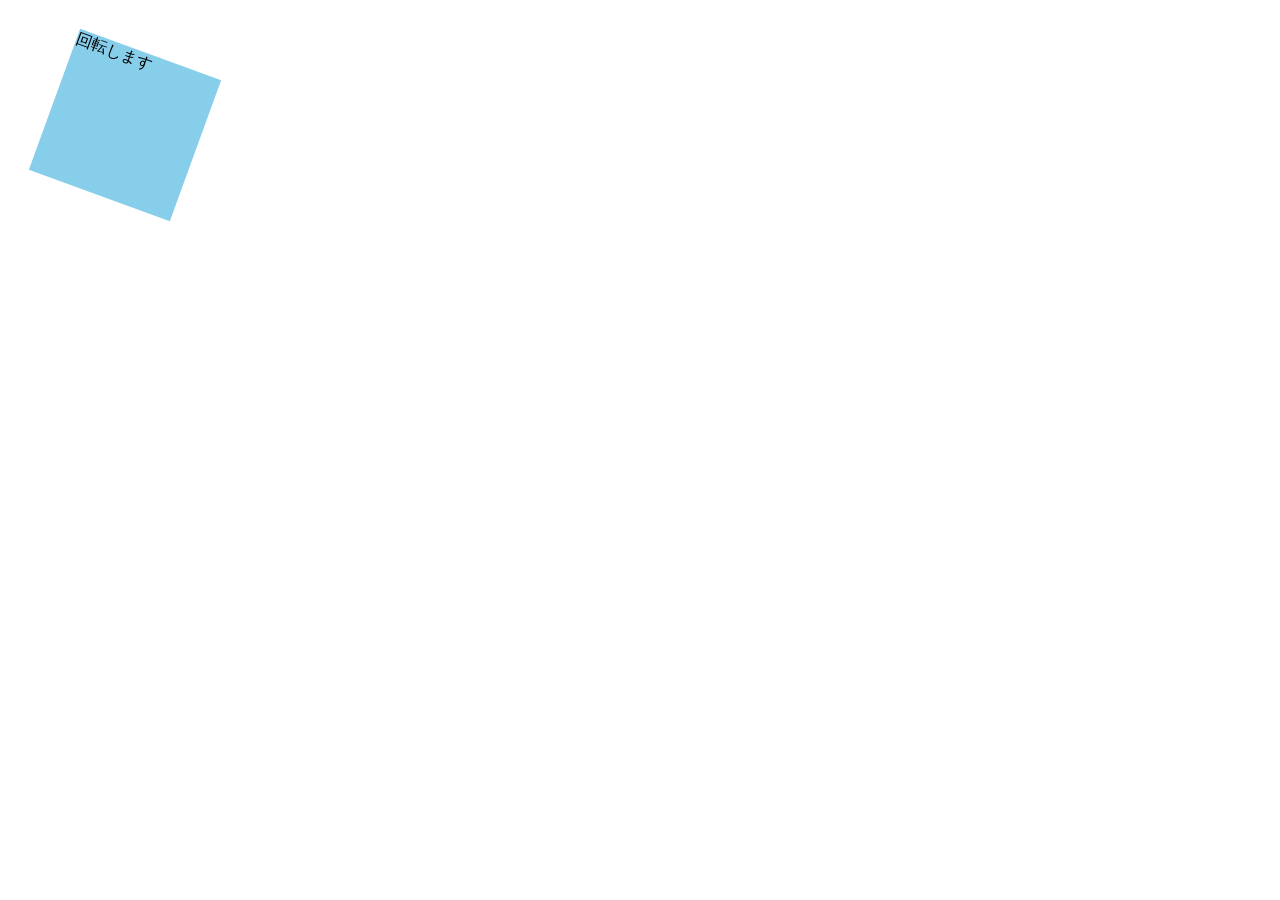
<file: kadai_mdn_css/mdn.html>
<!doctype html>
<html>
  <head>
    <style>
      div {
        position: absolute;
        left: 50px;
        top: 50px;
        width: 150px;
        height: 150px;
        background-color: skyblue;
        transform: rotate(20deg);
      }
    </style>
  </head>

  <body>
    <div>回転します</div>
  </body>
</html>
</file>
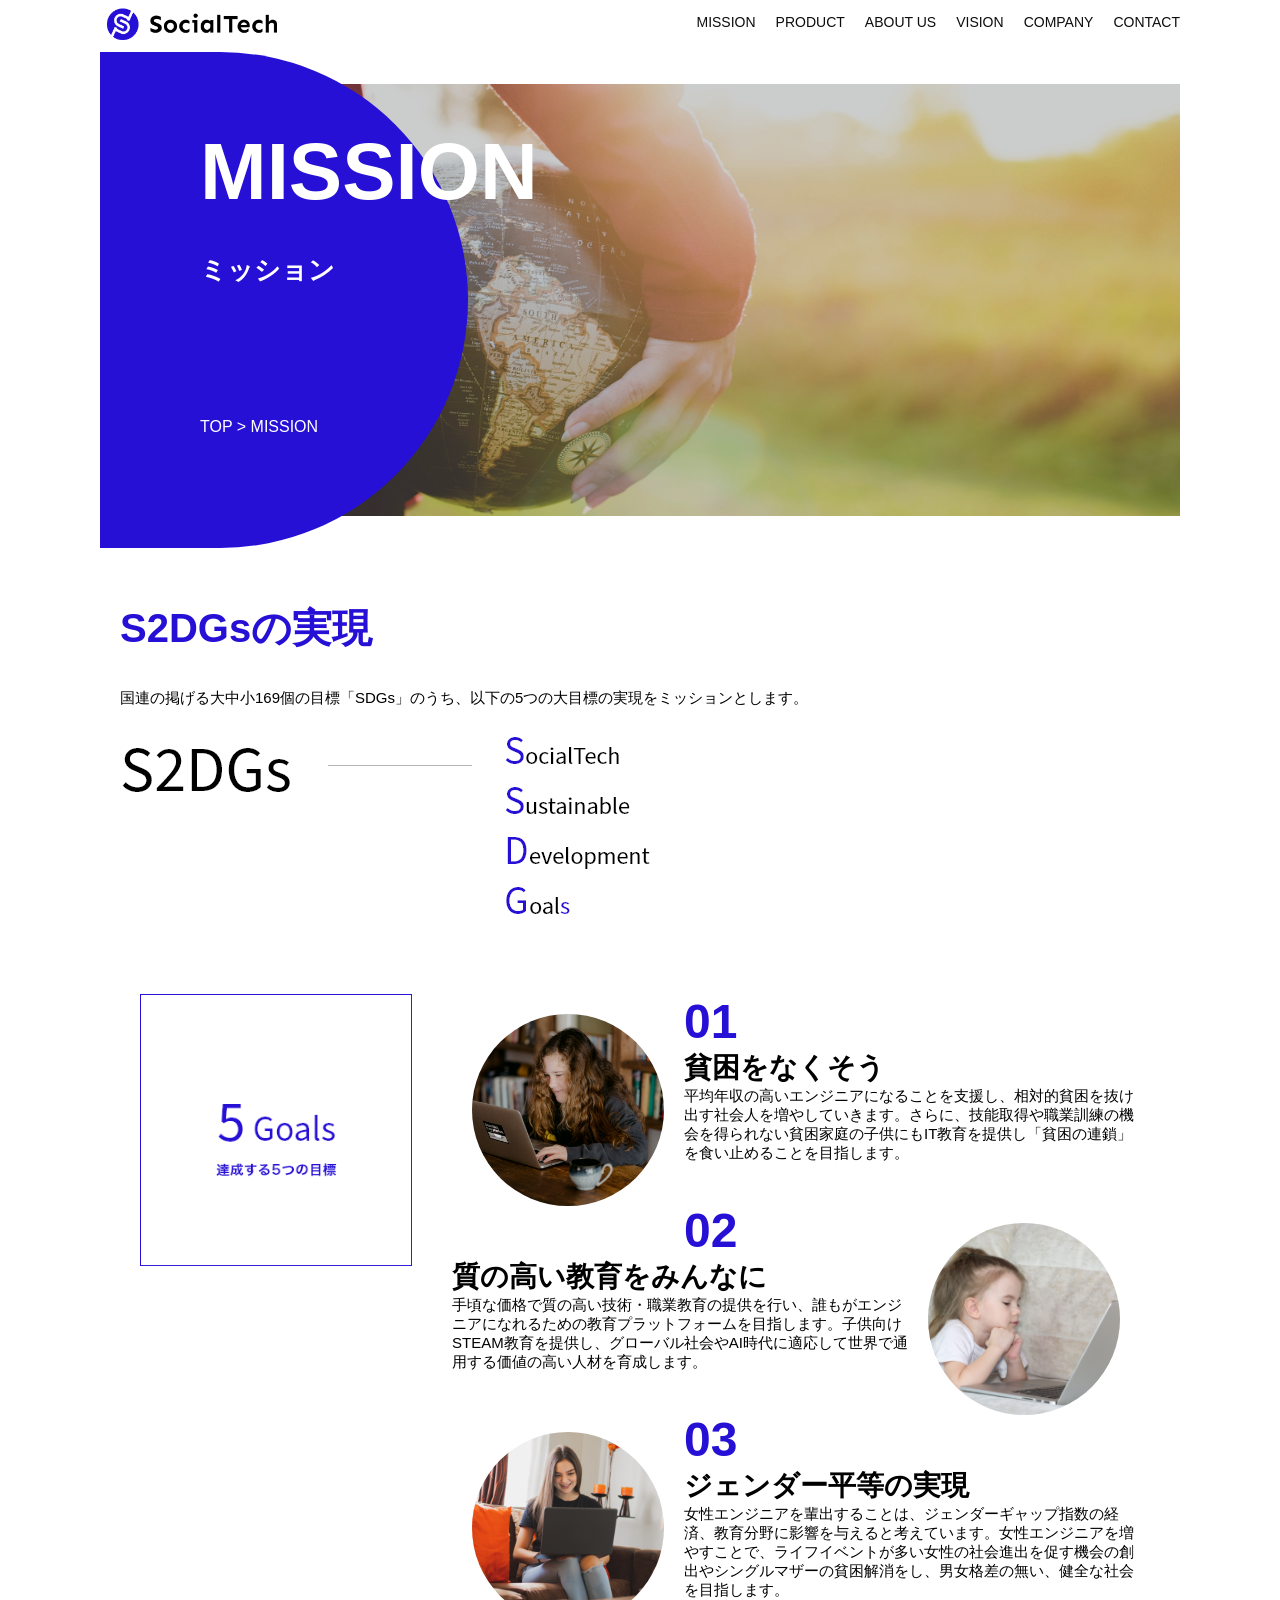
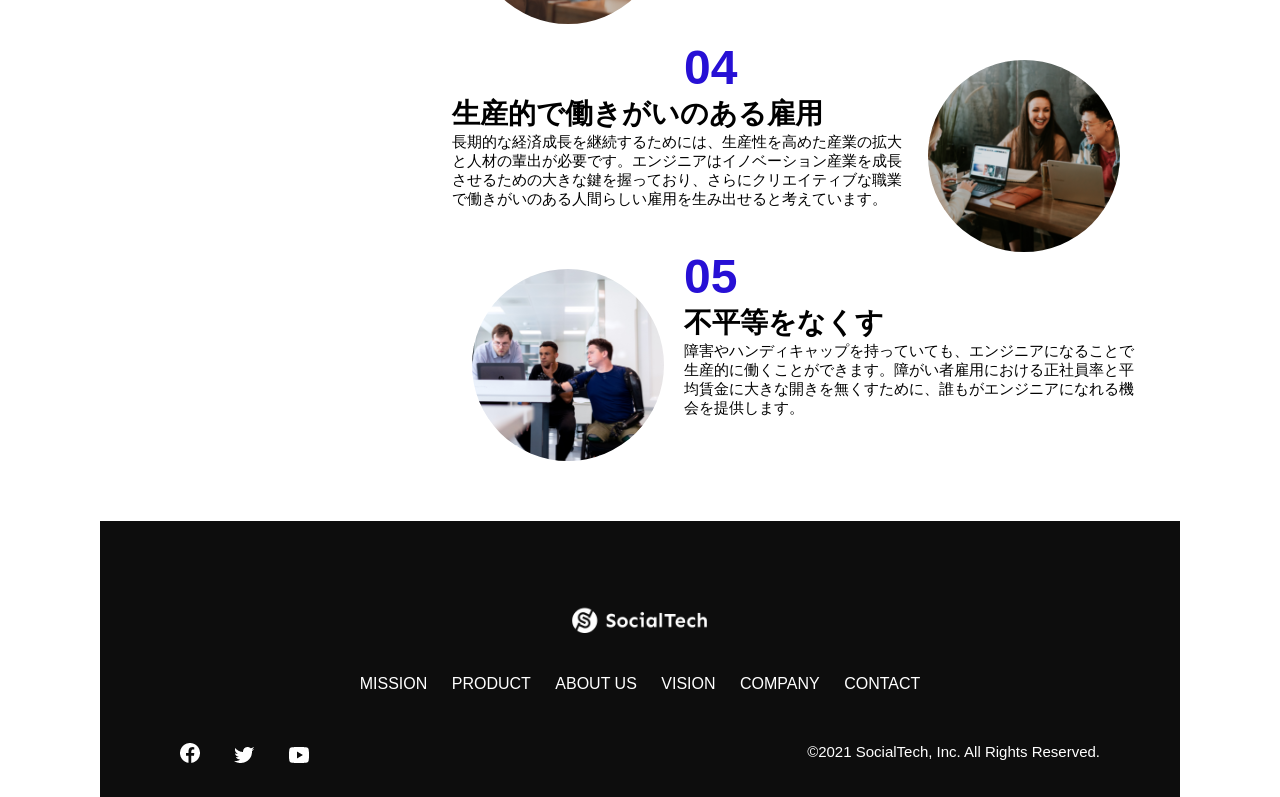
<file: kadai_tutorial_output/mission.html>
<!doctype html>
<html>
  <head>
    <title>SocialTech - MISSION ミッション -</title>
    <meta charset="utf-8" />
    <meta
      name="description"
      content="SocialTechが目指す5つの目標（S2DGs）を紹介します"
    />
    <meta name="viewport" content="width=device-width, initial-scale=1.0" />
    <link rel="stylesheet" href="style.css" />
  </head>

  <body>
    <!-- ヘッダー -->
    <header>
      <!-- ロゴ -->
      <a href="index.html" id="logo">
        <img src="images/logo.png" alt="トップページに戻る" />
      </a>

      <!-- PC用ナビゲーション -->
      <nav id="nav-pc">
        <ul>
          <li><a href="mission.html">MISSION</a></li>
          <li><a href="product.html">PRODUCT</a></li>
          <li><a href="index.html#aboutus">ABOUT US</a></li>
          <li><a href="index.html#vision">VISION</a></li>
          <li><a href="index.html#company">COMPANY</a></li>
          <li><a href="index.html#contact">CONTACT</a></li>
        </ul>
      </nav>

      <!-- スマホ用メニューボタン -->
      <button
        id="menu-sp"
        onclick="document.getElementById('nav-sp').style.display = 'block'"
      >
        <img src="images/button-menu.png" alt="ナビゲーションを開く" />
      </button>

      <!-- スマホ用ナビゲーション -->
      <div id="nav-sp">
        <button
          id="close"
          onclick="document.getElementById('nav-sp').style.display = 'none'"
        >
          <img src="images/button-close.png" alt="ナビゲーションを閉じる" />
        </button>

        <nav>
          <ul>
            <li>
              <a
                id="logo-sp"
                href="index.html"
                onclick="
                  document.getElementById('nav-sp').style.display = 'none'
                "
                ><img src="images/logo-sp.png" alt="トップページに戻る"
              /></a>
            </li>
            <li>
              <a
                class="menu"
                href="mission.html"
                onclick="
                  document.getElementById('nav-sp').style.display = 'none'
                "
                >MISSION</a
              >
            </li>
            <li>
              <a
                class="menu"
                href="product.html"
                onclick="
                  document.getElementById('nav-sp').style.display = 'none'
                "
                >PRODUCT</a
              >
            </li>
            <li>
              <a
                class="menu"
                href="index.html#aboutus"
                onclick="
                  document.getElementById('nav-sp').style.display = 'none'
                "
                >ABOUT US</a
              >
            </li>
            <li>
              <a
                class="menu"
                href="index.html#vision"
                onclick="
                  document.getElementById('nav-sp').style.display = 'none'
                "
                >VISION</a
              >
            </li>
            <li>
              <a
                class="menu"
                href="index.html#company"
                onclick="
                  document.getElementById('nav-sp').style.display = 'none'
                "
                >COMPANY</a
              >
            </li>
            <li>
              <a
                class="menu"
                href="index.html#contact"
                onclick="
                  document.getElementById('nav-sp').style.display = 'none'
                "
                >CONTACT</a
              >
            </li>
          </ul>
        </nav>
        <div id="sns">
          <a href="https://www.facebook.com/sejuku2013">
            <img src="images/button-facebook.png" alt="Facebookのリンク" />
          </a>
          <a href="https://twitter.com/samuraijuku">
            <img src="images/button-twitter.png" alt="Twitterのリンク" />
          </a>
          <a href="https://www.youtube.com/channel/UCCFOQO5aDK0xXam4cUQXT8g">
            <img src="images/button-youtube.png" alt="YouTubeのリンク" />
          </a>
        </div>
      </div>
    </header>

    <main>
      <article>
        <section id="mission-main">
          <div class="mission-main-inner">
            <div id="mission-title">
              <h1>MISSION<br /><span>ミッション</span></h1>
              <p>TOP > MISSION</p>
            </div>
          </div>
        </section>
        <section id="mission-s2dgs">
          <h2 class="mission-h2">S2DGsの実現</h2>
          <p>
            国連の掲げる大中小169個の目標「SDGs」のうち、以下の5つの大目標の実現をミッションとします。
          </p>
          <img src="images/mission/mission-s2dgs.png" alt="S2DGs" />
        </section>
        <section id="mission-five-goals">
          <div class="five-goals-image">
            <img src="images/mission/mission-5goals.png" alt="5Goals" />
          </div>
          <div class="five-goals-read">
            <div>
              <img
                class="fivegoals-image-left"
                src="images/mission/mission-5goals01.png"
                alt="PCを操作する女の子"
              />
              <span class="fivegoals-number">01</span>
              <h3 class="fivegoals-h3">貧困をなくそう</h3>
              <p class="fivegoals-p">
                平均年収の高いエンジニアになることを支援し、相対的貧困を抜け出す社会人を増やしていきます。さらに、技能取得や職業訓練の機会を得られない貧困家庭の子供にもIT教育を提供し「貧困の連鎖」を食い止めることを目指します。
              </p>
            </div>
            <div>
              <img
                class="fivegoals-image-right"
                src="images/mission/mission-5goals02.png"
                alt="PCを見つめる小さい女の子"
              />
              <span class="fivegoals-number">02</span>
              <h3 class="fivegoals-h3">質の高い教育をみんなに</h3>
              <p class="fivegoals-p">
                手頃な価格で質の高い技術・職業教育の提供を行い、誰もがエンジニアになれるための教育プラットフォームを目指します。子供向けSTEAM教育を提供し、グローバル社会やAI時代に適応して世界で通用する価値の高い人材を育成します。
              </p>
            </div>
            <div>
              <img
                class="fivegoals-image-left"
                src="images/mission/mission-5goals03.png"
                alt="PCを操作する女性"
              />
              <span class="fivegoals-number">03</span>
              <h3 class="fivegoals-h3">ジェンダー平等の実現</h3>
              <p class="fivegoals-p">
                女性エンジニアを輩出することは、ジェンダーギャップ指数の経済、教育分野に影響を与えると考えています。女性エンジニアを増やすことで、ライフイベントが多い女性の社会進出を促す機会の創出やシングルマザーの貧困解消をし、男女格差の無い、健全な社会を目指します。
              </p>
            </div>
            <div>
              <img
                class="fivegoals-image-right"
                src="images/mission/mission-5goals04.png"
                alt="笑顔で話し合う3人の男女"
              />
              <span class="fivegoals-number">04</span>
              <h3 class="fivegoals-h3">生産的で働きがいのある雇用</h3>
              <p class="fivegoals-p">
                長期的な経済成長を継続するためには、生産性を高めた産業の拡大と人材の輩出が必要です。エンジニアはイノベーション産業を成長させるための大きな鍵を握っており、さらにクリエイティブな職業で働きがいのある人間らしい雇用を生み出せると考えています。
              </p>
            </div>
            <div>
              <img
                class="fivegoals-image-left"
                src="images/mission/mission-5goals05.png"
                alt="障害を持つ男性が生き生きと働く様子"
              />
              <span class="fivegoals-number">05</span>
              <h3 class="fivegoals-h3">不平等をなくす</h3>
              <p class="fivegoals-p">
                障害やハンディキャップを持っていても、エンジニアになることで生産的に働くことができます。障がい者雇用における正社員率と平均賃金に大きな開きを無くすために、誰もがエンジニアになれる機会を提供します。
              </p>
            </div>
          </div>
        </section>
      </article>
    </main>

    <footer>
      <div id="footer-logo">
        <img src="images/logo-sp.png" alt="SocialTech" />
      </div>
      <div id="footer-link">
        <a href="mission.html">MISSION</a>
        <a href="product.html">PRODUCT</a>
        <a href="index.html#aboutus">ABOUT US</a>
        <a href="index.html#vision">VISION</a>
        <a href="index.html#company">COMPANY</a>
        <a href="index.html#contact">CONTACT</a>
      </div>
      <div id="sns-footer">
        <div class="sns-btns">
          <a href="https://www.facebook.com/sejuku2013"
            ><img src="images/button-facebook.png" alt="Facebookのリンク"
          /></a>
          <a href="https://twitter.com/samuraijuku"
            ><img src="images/button-twitter.png" alt="Twitterのリンク"
          /></a>
          <a href="https://www.youtube.com/channel/UCCFOQO5aDK0xXam4cUQXT8g"
            ><img src="images/button-youtube.png" alt="YouTubeのリンク"
          /></a>
        </div>
        <p id="copyright">&copy;2021 SocialTech, Inc. All Rights Reserved.</p>
      </div>
    </footer>
  </body>
</html>
</file>
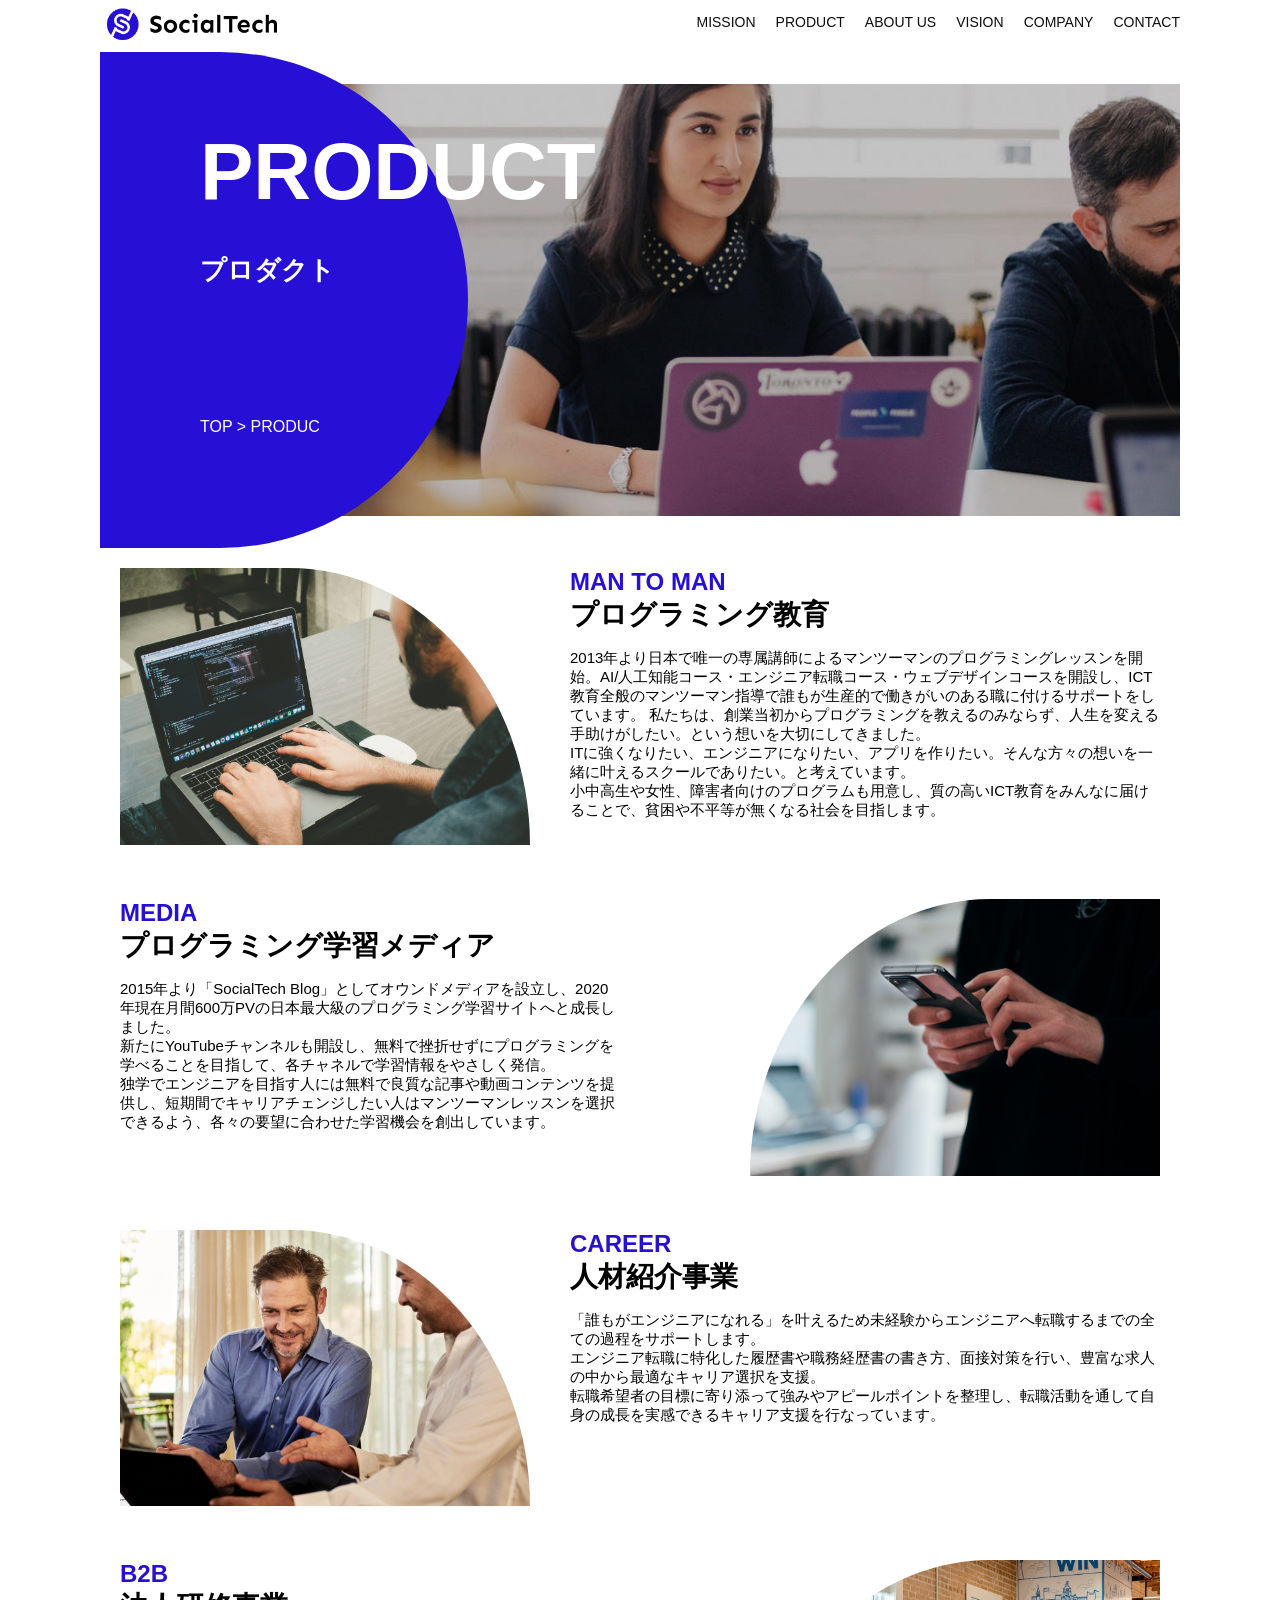
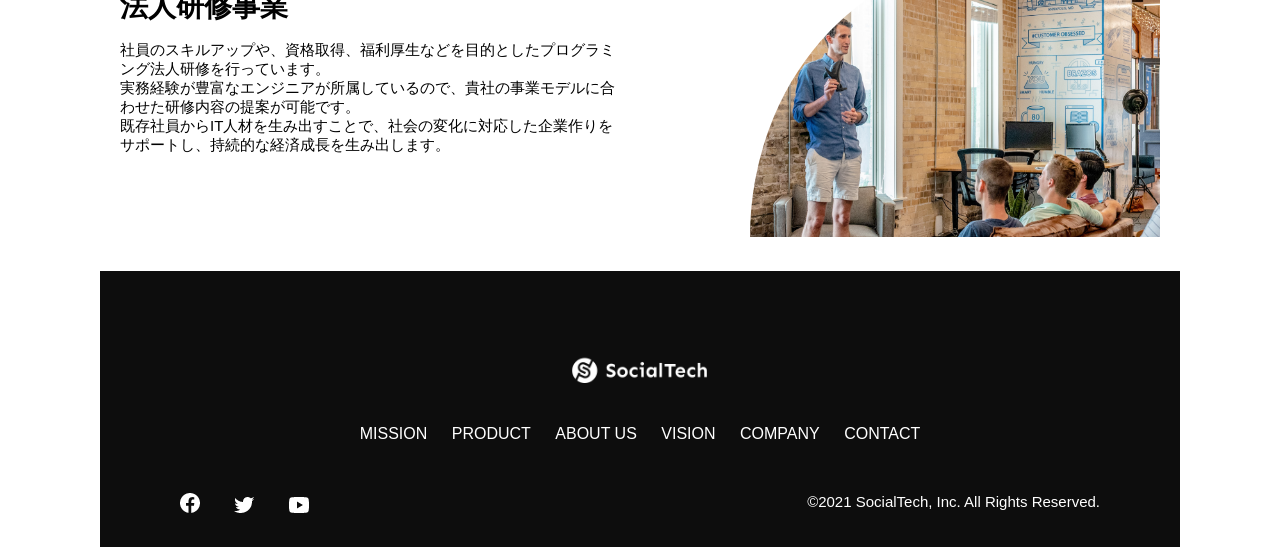
<file: kadai_tutorial_output/product.html>
<!doctype html>
<html>
  <head>
    <title>SocialTech -PRODUCT プロダクト-</title>
    <meta charset="utf-8" />
    <meta
      name="description"
      content="SocialTechの4つのプロダクトを紹介します"
    />
    <meta name="viewport" content="width=device-width, initial-scale=1.0" />
    <link rel="stylesheet" href="style.css" />
  </head>

  <body>
    <!-- ヘッダー -->
    <header>
      <!-- ロゴ -->
      <a href="index.html" id="logo">
        <img src="images/logo.png" alt="トップページに戻る" />
      </a>

      <!-- PC用ナビゲーション -->
      <nav id="nav-pc">
        <ul>
          <li><a href="mission.html">MISSION</a></li>
          <li><a href="product.html">PRODUCT</a></li>
          <li><a href="index.html#aboutus">ABOUT US</a></li>
          <li><a href="index.html#vision">VISION</a></li>
          <li><a href="index.html#company">COMPANY</a></li>
          <li><a href="index.html#contact">CONTACT</a></li>
        </ul>
      </nav>

      <!-- スマホ用メニューボタン -->
      <button
        id="menu-sp"
        onclick="document.getElementById('nav-sp').style.display = 'block'"
      >
        <img src="images/button-menu.png" alt="ナビゲーションを開く" />
      </button>

      <!-- スマホ用ナビゲーション -->
      <div id="nav-sp">
        <button
          id="close"
          onclick="document.getElementById('nav-sp').style.display = 'none'"
        >
          <img src="images/button-close.png" alt="ナビゲーションを閉じる" />
        </button>

        <nav>
          <ul>
            <li>
              <a
                id="logo-sp"
                href="index.html"
                onclick="
                  document.getElementById('nav-sp').style.display = 'none'
                "
                ><img src="images/logo-sp.png" alt="トップページに戻る"
              /></a>
            </li>
            <li>
              <a
                class="menu"
                href="mission.html"
                onclick="
                  document.getElementById('nav-sp').style.display = 'none'
                "
                >MISSION</a
              >
            </li>
            <li>
              <a
                class="menu"
                href="product.html"
                onclick="
                  document.getElementById('nav-sp').style.display = 'none'
                "
                >PRODUCT</a
              >
            </li>
            <li>
              <a
                class="menu"
                href="index.html#aboutus"
                onclick="
                  document.getElementById('nav-sp').style.display = 'none'
                "
                >ABOUT US</a
              >
            </li>
            <li>
              <a
                class="menu"
                href="index.html#vision"
                onclick="
                  document.getElementById('nav-sp').style.display = 'none'
                "
                >VISION</a
              >
            </li>
            <li>
              <a
                class="menu"
                href="index.html#company"
                onclick="
                  document.getElementById('nav-sp').style.display = 'none'
                "
                >COMPANY</a
              >
            </li>
            <li>
              <a
                class="menu"
                href="index.html#contact"
                onclick="
                  document.getElementById('nav-sp').style.display = 'none'
                "
                >CONTACT</a
              >
            </li>
          </ul>
        </nav>
        <div id="sns">
          <a href="https://www.facebook.com/sejuku2013">
            <img src="images/button-facebook.png" alt="Facebookのリンク" />
          </a>
          <a href="https://twitter.com/samuraijuku">
            <img src="images/button-twitter.png" alt="Twitterのリンク" />
          </a>
          <a href="https://www.youtube.com/channel/UCCFOQO5aDK0xXam4cUQXT8g">
            <img src="images/button-youtube.png" alt="YouTubeのリンク" />
          </a>
        </div>
      </div>
    </header>

    <main>
      <article>
        <section id="product-main">
          <div class="product-main-inner">
            <div id="product-title">
              <h1>PRODUCT<br /><span>プロダクト</span></h1>
              <p>TOP > PRODUC</p>
            </div>
          </div>
        </section>
        <section class="product-section product-section-left">
          <div class="product-section-img">
            <img
              src="images/product/product-mantoman.png"
              alt="PCでコードを書く男性"
            />
          </div>
          <div class="product-read">
            <h2 class="product-h2">MAN TO MAN</h2>
            <h3 class="product-h3">プログラミング教育</h3>
            <p>
              2013年より日本で唯一の専属講師によるマンツーマンのプログラミングレッスンを開始。AI/人工知能コース・エンジニア転職コース・ウェブデザインコースを開設し、ICT教育全般のマンツーマン指導で誰もが生産的で働きがいのある職に付けるサポートをしています。
              私たちは、創業当初からプログラミングを教えるのみならず、人生を変える手助けがしたい。という想いを大切にしてきました。<br />ITに強くなりたい、エンジニアになりたい、アプリを作りたい。そんな方々の想いを一緒に叶えるスクールでありたい。と考えています。<br />小中高生や女性、障害者向けのプログラムも用意し、質の高いICT教育をみんなに届けることで、貧困や不平等が無くなる社会を目指します。
            </p>
          </div>
        </section>

        <section class="product-section product-section-right">
          <div class="product-read">
            <h2 class="product-h2">MEDIA</h2>
            <h3 class="product-h3">プログラミング学習メディア</h3>
            <p>
              2015年より「SocialTech
              Blog」としてオウンドメディアを設立し、2020年現在月間600万PVの日本最大級のプログラミング学習サイトへと成長しました。<br />新たにYouTubeチャンネルも開設し、無料で挫折せずにプログラミングを学べることを目指して、各チャネルで学習情報をやさしく発信。<br />独学でエンジニアを目指す人には無料で良質な記事や動画コンテンツを提供し、短期間でキャリアチェンジしたい人はマンツーマンレッスンを選択できるよう、各々の要望に合わせた学習機会を創出しています。
            </p>
          </div>
          <div class="product-section-img">
            <img
              src="images/product/product-media.png"
              alt="スマートフォンを操作する人"
            />
          </div>
        </section>

        <section class="product-section product-section-left">
          <div class="product-section-img">
            <img
              src="images/product/product-career.png"
              alt="笑顔で話し合う2人の男性"
            />
          </div>
          <div class="product-read">
            <h2 class="product-h2">CAREER</h2>
            <h3 class="product-h3">人材紹介事業</h3>
            <p>
              「誰もがエンジニアになれる」を叶えるため未経験からエンジニアへ転職するまでの全ての過程をサポートします。<br />エンジニア転職に特化した履歴書や職務経歴書の書き方、面接対策を行い、豊富な求人の中から最適なキャリア選択を支援。<br />転職希望者の目標に寄り添って強みやアピールポイントを整理し、転職活動を通して自身の成長を実感できるキャリア支援を行なっています。<br />
            </p>
          </div>
        </section>

        <section class="product-section product-section-right">
          <div class="product-read">
            <h2 class="product-h2">B2B</h2>
            <h3 class="product-h3">法人研修事業</h3>
            <p>
              社員のスキルアップや、資格取得、福利厚生などを目的としたプログラミング法人研修を行っています。<br />実務経験が豊富なエンジニアが所属しているので、貴社の事業モデルに合わせた研修内容の提案が可能です。<br />既存社員からIT人材を生み出すことで、社会の変化に対応した企業作りをサポートし、持続的な経済成長を生み出します。
            </p>
          </div>
          <div class="product-section-img">
            <img
              src="images/product/product-b2b.png"
              alt="講演中の男性とそれを聴く人々"
            />
          </div>
        </section>
      </article>
    </main>

    <footer>
      <div id="footer-logo">
        <img src="images/logo-sp.png" alt="SocialTech" />
      </div>
      <div id="footer-link">
        <a href="mission.html">MISSION</a>
        <a href="product.html">PRODUCT</a>
        <a href="index.html#aboutus">ABOUT US</a>
        <a href="index.html#vision">VISION</a>
        <a href="index.html#company">COMPANY</a>
        <a href="index.html#contact">CONTACT</a>
      </div>
      <div id="sns-footer">
        <div class="sns-btns">
          <a href="https://www.facebook.com/sejuku2013"
            ><img src="images/button-facebook.png" alt="Facebookのリンク"
          /></a>
          <a href="https://twitter.com/samuraijuku"
            ><img src="images/button-twitter.png" alt="Twitterのリンク"
          /></a>
          <a href="https://www.youtube.com/channel/UCCFOQO5aDK0xXam4cUQXT8g"
            ><img src="images/button-youtube.png" alt="YouTubeのリンク"
          /></a>
        </div>
        <p id="copyright">&copy;2021 SocialTech, Inc. All Rights Reserved.</p>
      </div>
    </footer>
  </body>
</html>
</file>
<file: docs/css/style.css>
* {
  box-sizing: border-box;
}
body {
  margin: 0;
  font-family: "Noto Sans JP", sans-serif;
  color: #000000;
  background-color: #ffffff;
}
.base {
  max-width: 1080px;
  margin: 0 auto;
}
h2 {
  font-size: 34px;
  text-align: center;
  padding-top: 60px;
}
/* ========================================
  header
======================================== */
.header {
  display: flex;
  justify-content: space-between;
  font-weight: bold;
  padding: 32px 16px;
  align-items: center;
}
.title {
  border: 1px solid #000000;
  font-size: 34px;
  padding: 3px 19px;
}
.title a {
  text-decoration: none;
  color: #000;
}
#nav-pc ul {
  display: flex;
  gap: 18px;
  list-style: none;
}
#nav-pc a {
  text-decoration: none;
  color: #000;
  font-size: 34px;
}
#nav-pc a:hover {
  text-decoration: underline;
}
/* ========================================
  main-visual
======================================== */
.main-visual-photo {
  width: 100%;
}
/* ========================================
  about
======================================== */
.about-container {
  display: flex;
  gap: 120px;
  max-width: 820px;
  margin: 0 auto;
}
.about-photo {
  border-radius: 50%;
}
.name {
  font-size: 24px;
  font-weight: bold;
}
.about-text {
  font-size: 18px;
}
/* ========================================
  works
======================================== */
.works-container {
  display: flex;
  gap: 10px;
  max-width: 752px;
  margin: 0 auto;
}
.works-message {
  flex: 1;
}
.works-img {
  width: 100%;
  display: block;
}
#copyright {
  text-align: center;
  padding-top: 60px;
  font-size: 18px;
}
/* ========================================
  スマホ
======================================== */
@media screen and (max-width: 767px) {
  .title {
    font-size: 18px;
    padding: 3px 10px;
  }
  #nav-pc a {
    font-size: 18px;
  }

  .about-container {
    flex-direction: column;
    align-items: center;
    gap: 0;
  }
  .name {
    margin-top: 0;
  }
  .works-container {
    flex-direction: column;
    gap: 20px;
  }
  .works-img {
    max-width: 358px;
    max-height: 268px;
  }
  .works-message {
    display: flex;
    flex-direction: column;
    align-items: center;
    text-align: center;
  }
}
</file>
<file: html-css-kadai_013/style.css>
/* PC、スマホ共通スタイル */
body {
  font-family:
    "Source Sans Pro", "Hiragino Kaku Gothic ProN", Meiryo, Arial, sans-serif;
}

p {
  font-size: 15px;
}

#main-visual > img {
  width: 100%;
}

/*================
PC用のスタイル 
=================*/
@media screen and (min-width: 768px) {
  /* 横幅設定 */
  body {
    max-width: 1080px;
    min-width: 960px;
    margin: 0 auto 0 auto;
  }

  /* ヘッダー */
  header {
    display: flex;
    justify-content: space-between;
  }

  /* ナビゲーションのレイアウト */
  #nav-pc {
    text-align: right;
    font-size: 14px;
    padding-top: 15px;
  }

  /* ナビゲーションのリンクの装飾設定 */
  #nav-pc > a {
    text-decoration: none;
    margin-left: 20px;
  }

  #nav-pc > a:link {
    color: #0d0d0d;
  }

  #nav-pc > a:visited {
    color: #0d0d0d;
  }

  #nav-pc > a:hover {
    color: #0d0d0d;
    text-decoration: underline;
  }

  #nav-pc > a:active {
    color: #0d0d0d;
  }
}

@media screen and (max-width: 767px) {
  body {
    min-width: 375px;
    margin: 0;
  }
  #nav-pc {
    display: none;
  }
  #menu-sp {
    display: block;
    float: right;
    padding: 0;
    border: none;
  }
  #nav-sp {
    background-color: #ce933e;
    position: fixed;
    left: 0;
    top: 0;
    height: 100%;
    width: 100%;
    display: none;
    z-index: 100;
  }
  #nav-sp ul {
    padding-left: 0;
  }
  #nav-sp li {
    list-style: none;
  }
  #close {
    position: absolute;
    top: 20px;
    right: 20px;
    border: none;
  }
  #logo-sp {
    margin: 80px 0 30px 20px;
  }
  #nav-sp a {
    display: block;
  }
  #nav-sp a:link {
    color: #ffffff;
  }
  #nav-sp a:visited {
    color: #ffffff;
  }
  #nav-sp a:hover {
    color: #ffffff;
    text-decoration: underline;
  }
  #nav-sp a:active {
    color: #ffffff;
  }
  #nav-sp .menu {
    text-decoration: none;
    display: block;
    margin: 0 20px;
    height: 44px;
    font-size: 16px;
    background-image: url(images/arrow.png);
    background-repeat: no-repeat;
    background-position: right top;
  }
}
</file>
<file: kadai_tutorial_output/style.css>
* {
  box-sizing: border-box;
}
p {
  font-size: 15px;
}
body {
  font-family:
    "Source Sans Pro", "Hiragino Kaku Gothic ProN", Meiryo, Arial, sans-serif;
  max-width: 1080px;
  margin: 0 auto;
}

header {
  display: flex;
  justify-content: space-between;
}
#nav-pc {
  font-size: 14px;
}
#nav-pc ul {
  display: flex;
  padding-left: 0;
}
#nav-pc li {
  list-style: none;
}
#nav-pc a {
  text-decoration: none;
  margin-left: 20px;
  color: #0d0d0d;
}

#nav-pc a:hover {
  text-decoration: underline;
}
#nav-sp,
#menu-sp {
  display: none;
}

#main-visual {
  position: relative;
  z-index: 1;
  height: 400px;
}
#main-message {
  position: absolute;
  top: 0;
  left: 0;
  background-color: #2710d5;
  color: #ffffff;
  border-radius: 0 0 476px 0;
  max-width: 620px;
  width: 100%;
  height: 100%;
  z-index: 2;
}
#main-message > h1 {
  font-size: 60px;
  margin: 100px 0 0 50px;
}
#main-message > p {
  font-size: 28px;
  margin: 0 0 0 50px;
}
#main-visual > img {
  max-width: 620px;
  border-radius: 476px 0 0 0;
  position: absolute;
  top: 0;
  right: 0;
}
.index-h2 {
  margin-top: 40px;
}
.index-h2::after {
  content: url("images/line.png");
  margin-left: 10px;
}

h3 {
  font-size: 27px;
}
#mission {
  margin: 80px auto;
}
#mission-flex {
  display: flex;
}
#mission-flex > div {
  width: 50%;
  margin: 20px;
}
#mission-photo {
  width: 100%;
}

#s2dgs {
  margin-top: 50px;
  width: 100%;
}

#product {
  background-color: #fafafa;
  margin: 80px 0;
  padding: 10px 40px 0 40px;
}
#product .product-flex {
  margin-top: 40px;
  display: flex;
  gap: 40px;
}
#product-left {
  width: 50%;
}
#product-right {
  width: 50%;
  margin-top: 80px;
}
#product-left > div {
  position: relative;
  height: 480px;
  margin-right: 20px;
}
#product-right > div {
  position: relative;
  height: 480px;
  margin-left: 20px;
}
.product-photo {
  width: 100%;
}
.product-explain {
  background-color: #ffffff;
  position: absolute;
  left: 0;
  bottom: 50px;
  margin: 0 40px;
  padding: 20px;
  box-shadow: 5px 5px 10px rgba(0, 0, 0, 0.05);
}
.product-explain > span {
  color: #2710d5;
  font-size: 16px;
  font-weight: bold;
  margin: 0;
}
.product-explain > h3 {
  margin: 5px 0;
}
.product-explain > p {
  font-size: 14px;
  margin: 0;
}
#product-more {
  text-align: center;
}
#product-more > a {
  position: relative;
  bottom: -42px;
}
#aboutus {
  margin: 80px auto;
}
#aboutus > div {
  display: flex;
}
.culture-img {
  width: 50%;
  align-self: flex-start;
}
.culture-img2 {
  margin-top: 50px;
  width: 100%;
}
.culture-table {
  margin-right: 50px;
}
.culture-num {
  font-size: 80px;
  color: #2710d5;
  padding: 0 20px 0 0;
}
.culture-table th {
  text-align: left;
  font-size: 28px;
  font-weight: bold;
}
.culture-en {
  color: #2710d5;
  font-size: 24px;
}
.culture-description {
  margin: 0;
}
#vision {
  margin: 80px auto;
}
#vision > div {
  display: flex;
  justify-content: space-between;
  flex-wrap: wrap;
}
.vision-box {
  width: 300px;
  height: 300px;
  margin-bottom: 30px;
  position: relative;
}
.vision-box > img {
  width: 100%;
  position: relative;
  z-index: 1;
}
.vision-box > div {
  position: absolute;
  top: 0;
  left: 0;
  margin-right: 20px;
  z-index: 2;
}
.vision-box > div > h4 {
  color: #2710d5;
  font-size: 19px;
  margin-top: 80px;
}
.vision-box > div > h4::first-letter {
  font-size: 40px;
}
.vision-box > div > h5 {
  font-size: 20px;
  margin: 0;
}
.vision-box > div > p {
  margin: 10px 0 0 0;
}
#company {
  margin: 80px auto;
}
#company-table {
  width: 100%;
}
.tableheader {
  text-align: left;
  padding: 20px;
  border-bottom-color: #2710d5;
  border-bottom-width: 1px;
  border-bottom-style: solid;
  width: 100px;
}
.tableheader-first {
  border-top-color: #2710d5;
  border-top-width: 1px;
  border-top-style: solid;
}
.cell {
  padding: 30px;
  border-bottom-color: #ececec;
  border-bottom-width: 1px;
  border-bottom-style: solid;
}
.cell-first {
  border-top-color: #ececec;
  border-top-width: 1px;
  border-top-style: solid;
}
#company > iframe {
  width: 100%;
  height: 368px;
  margin-top: 40px;
}
#contact {
  margin: 80px auto;
}
#contact > form > div {
  display: flex;
  flex-wrap: wrap;
  padding-bottom: 30px;
}
.contact-heading {
  width: 240px;
  align-self: center;
}
.contact-label {
  font-weight: bold;
}
.contact-span {
  color: #ce2222;
  margin-left: 20px;
  font-weight: bold;
}
.contact-textbox {
  border-top: 0;
  border-left: 0;
  border-right: 0;
  border-bottom-width: 1px;
  border-bottom-color: #707070;
  border-style: solid;
  background-color: #fafafa;
  width: 400px;
  height: 56px;
}
.contact-textarea {
  border-top: 0;
  border-left: 0;
  border-right: 0;
  border-bottom-width: 1px;
  border-bottom-color: #707070;
  border-style: solid;
  background-color: #fafafa;
  width: 400px;
  height: 200px;
}
#contact dt {
  font-weight: bold;
}
#contact dd {
  margin: 0 0 16px 0;
}
#contact dd p {
  margin: 0;
}
#contact dd ul {
  padding-left: 0;
}
#contact dd li {
  margin-bottom: 0;
  list-style: none;
}
footer {
  background-color: #0d0d0d;
  text-align: center;
  padding: 80px 80px 30px 80px;
}
#footer-logo {
  margin-bottom: 30px;
}
#footer-link {
  margin-bottom: 50px;
}
#footer-link > a {
  text-decoration: none;
  margin: 10px;
  color: #ffffff;
}
#footer-link > a:hover {
  text-decoration: underline;
}
#sns-footer {
  display: flex;
  justify-content: space-between;
}
#sns-footer a {
  margin-right: 30px;
}
#copyright {
  color: #ffffff;
  margin: 0;
}
.mission-main-inner {
  background-image: url(images/mission/mission-main.png);
  background-repeat: no-repeat;
  background-position-y: center;
}
#mission-title {
  background-color: #2710d5;
  width: 368px;
  color: #ffffff;
  height: 496px;
  border-radius: 0 248px 248px 0;
  position: relative;
}
#mission-title h1 {
  position: absolute;
  top: 0;
  left: 100px;
  font-size: 80px;
  line-height: 1;
}
#mission-title h1 span {
  font-size: 26px;
}
#mission-title > p {
  position: absolute;
  top: 350px;
  left: 100px;
  font-size: 16px;
}
#mission-s2dgs {
  padding: 20px;
}
.mission-h2 {
  color: #2710d5;
  font-size: 40px;
}
.mission-h2::after {
  content: none;
}
#mission-five-goals {
  padding: 20px;
  display: flex;
}

#mission-five-goals .five-goals-image {
  width: 30%;
  padding: 20px;
}

#mission-five-goals .five-goals-image img {
  width: 100%;
}

#mission-five-goals .five-goals-read {
  width: 70%;
  padding: 20px;
}

#mission-five-goals .five-goals-read > div {
  margin-bottom: 40px;
}

.fivegoals-image-right {
  float: right;
  margin: 20px;
}

.fivegoals-image-left {
  float: left;
  margin: 20px;
}

.fivegoals-number {
  color: #2710d5;
  font-size: 48px;
  font-weight: bold;
  margin: 0;
}

.fivegoals-h3 {
  font-size: 28px;
  margin: 0;
}

.fivegoals-p {
  margin: 0;
}
.product-main-inner {
  background-image: url("images/product/product-main.png");
  background-repeat: no-repeat;
  background-position-y: center;
}
#product-title {
  background-color: #2710d5;
  width: 368px;
  color: #ffffff;
  height: 496px;
  border-radius: 0 248px 248px 0;
  position: relative;
}
#product-title h1 {
  position: absolute;
  top: 0;
  left: 100px;
  font-size: 80px;
  line-height: 1;
}
#product-title h1 span {
  font-size: 26px;
}
#product-title > p {
  position: absolute;
  top: 350px;
  left: 100px;
  font-size: 16px;
}
.product-section {
  display: flex;
  padding: 20px 20px 0;
}
.product-section .product-section-img {
  width: 450px;
}
.product-section-left .product-section-img img {
  width: 100%;
  padding: 0 40px 30px 0;
  border-radius: 0 432px 0 0;
}
.product-section-left .product-read {
  width: 50%;
  flex-grow: 1;
}
.product-section-left .product-read p {
  margin-bottom: 0;
}
.product-section-right {
  justify-content: space-between;
}
.product-section-right .product-section-img img {
  width: 100%;
  padding: 0 0 30px 40px;
  border-radius: 432px 0 0 0;
}
.product-section-right .product-read {
  width: 500px;
}
.product-h2 {
  color: #2710d5;
  font-size: 24px;
  margin: 0;
}

.product-h3 {
  font-size: 28px;
  margin: 0;
}
@media screen and (max-width: 767px) {
  #nav-pc {
    display: none;
  }
  #menu-sp {
    display: block;
    background-color: transparent;
    float: right;
    padding: 0;
    border: none;
  }
  #nav-sp {
    background-color: #2710d5;
    position: fixed;
    left: 0;
    top: 0;
    width: 100%;
    height: 100%;
    display: none;
    z-index: 100;
  }
  #close {
    position: absolute;
    top: 20px;
    right: 20px;
    background-color: transparent;
    border: none;
  }
  #nav-sp nav ul {
    padding-left: 0;
  }
  #nav-sp nav li {
    list-style: none;
  }
  #logo-sp {
    margin: 80px 0 30px 20px;
  }
  #nav-sp nav a {
    display: block;
    color: #ffffff;
  }
  #nav-sp nav a:hover {
    text-decoration: underline;
  }
  #nav-sp .menu {
    text-decoration: none;
    margin: 0 20px;
    height: 44px;
    font-size: 16px;
    background-image: url(images/arrow.png);
    background-position: right top;
    background-repeat: no-repeat;
  }
  #sns {
    position: absolute;
    bottom: 20px;
    left: 20px;
  }
  #sns > a {
    margin-right: 30px;
  }
  #main-visual {
    position: relative;
    height: 470px;
  }

  #main-visual > div {
    text-align: center;
    height: 280px;
  }

  #main-visual h1 {
    font-size: 28px;
    margin: 90px 0 0 0;
  }

  #main-visual > div > p {
    margin: 0;
    font-size: 15px;
  }

  #main-visual > img {
    width: 100%;
    border-radius: 476px 0 0 0;
    top: auto;
    bottom: 0;
  }
  h2 {
    margin: 15px 0;
  }
  h3 {
    font-size: 24px;
    margin-top: 10px;
  }
  #mission {
    margin: 20px 0;
    padding: 0 20px;
  }
  #mission-flex {
    flex-direction: column;
  }
  #mission-flex > div {
    width: 100%;
    margin: 0;
  }
  #product {
    margin: 0;
    padding: 10px 20px 0 20px;
  }
  #product .product-flex {
    flex-direction: column;
    margin-top: 0;
  }
  #product-left,
  #product-right {
    width: 100%;
    margin: 0;
  }
  #product-left > div,
  #product-right > div {
    height: auto;
    margin: 0;
  }
  .product-explain {
    position: relative;
    margin: 0;
  }
  .product-explain > h3 {
    margin: 10px 0;
    font-size: 24px;
  }
  #product-more {
    text-align: left;
  }
  #aboutus {
    margin: 80px 20px 80px 20px;
  }

  #aboutus > div {
    flex-direction: column;
  }

  .culture-table th {
    font-size: 16px;
  }

  .culture-table {
    margin-right: 0;
    padding-right: 20px;
    order: 2;
  }

  .culture-img {
    width: 100%;
    order: 1;
  }

  .culture-img2 {
    margin-top: 0;
  }

  .culture-num {
    padding: 0;
  }

  .culture-description {
    margin: 0;
  }
  #vision {
    margin: 80px 20px;
  }
  .vision-box > img {
    position: absolute;
    top: 0;
    left: 0;
  }
  .vision-box > div > h4 {
    margin: 60px 0 0 0;
  }
  #company {
    margin: 0 20px;
  }
  #company > h3 {
    margin-bottom: 20px;
  }
  .tableheader {
    width: 50px;
  }
  .cell {
    padding: 20px;
  }
  #company > iframe {
    height: 240px;
  }
  #contact {
    margin: 80px 20px;
  }
  #contact > h3 {
    margin-bottom: 20px;
  }
  #contact > form > div {
    flex-direction: column;
    margin-bottom: 20px;
  }
  .contact-heading {
    align-self: auto;
    margin-bottom: 20px;
  }
  .contact-textbox {
    min-width: 300px;
    width: 100%;
  }
  .contact-textarea {
    height: 150px;
    width: 100%;
  }
  .radiobutton {
    margin-bottom: 20px;
  }
  footer {
    padding: 30px 20px 50px 20px;
    text-align: left;
  }
  #footer-link > a {
    margin: 0 20px 30px 0;
    display: block;
    background-image: url(images/arrow.png);
    background-repeat: no-repeat;
    background-position: right top;
  }
  #footer-link > a:hover {
    text-decoration: underline;
  }
  #sns-footer {
    flex-direction: column;
    justify-content: flex-start;
  }
  #copyright {
    font-size: 12px;
    margin-top: 30px;
  }
  #mission-main {
    height: 256px;
    margin-top: 4%;
    position: relative;
  }
  .mission-main-inner {
    height: 80%;
    background-size: cover;
  }
  #mission-title {
    width: 136px;
    height: 256px;
    position: absolute;
    top: -10%;
  }
  #mission-title h1 {
    left: 20px;
    font-size: 40px;
  }
  #mission-title h1 span {
    font-size: 18px;
  }
  #mission-title > p {
    top: 180px;
    left: 20px;
    font-size: 13px;
  }
  .mission-h2 {
    font-size: 38px;
    margin: 0px;
  }
  .mission-h2::after {
    content: none;
  }
  #mission-s2dgs > img {
    width: 100%;
  }
  #mission-five-goals {
    flex-direction: column;
  }
  #mission-five-goals > div {
    padding: 0;
  }
  #mission-five-goals .five-goals-image,
  #mission-five-goals .five-goals-read {
    width: 100%;
    padding: 0;
  }
  #mission-five-goals .five-goals-read > div {
    display: flex;
    flex-direction: column;
  }
  .fivegoals-image-right,
  .fivegoals-image-left {
    align-self: center;
  }
  #product-main {
    height: 256px;
    margin-top: 4%;
    position: relative;
  }
  .product-main-inner {
    height: 80%;
    background-size: cover;
  }
  #product-title {
    width: 136px;
    height: 256px;
    position: absolute;
    top: -10%;
  }
  #product-title h1 {
    left: 20px;
    font-size: 40px;
  }
  #product-title h1 span {
    font-size: 18px;
  }
  #product-title > p {
    top: 180px;
    left: 20px;
    font-size: 13px;
  }
  .product-section {
    flex-direction: column;
  }
  .product-section .product-section-img {
    width: 100%;
  }
  .product-section .product-section-img img {
    width: 100%;
    padding: 0;
  }
  .product-section-left .product-section-img img {
    border-radius: 0 300px 0 0;
  }
  .product-section-left .product-read {
    width: 100%;
    flex-grow: 1;
  }
  .product-section-right .product-section-img img {
    order: 1;
    border-radius: 300px 0 0 0;
  }
  .product-section-right .product-read {
    order: 2;
    width: 100%;
  }
}
</file>
<file: kadai_015/style.css>
body {
  font-family: "Arial", "Meiryo", sans-serif;
  font-size: 20px;
  text-align: center;
}

.google-fonts {
  font-family: "Josefin Sans", sans-serif;
  font-optical-sizing: auto;
  font-weight: 400;
  font-style: normal;
  font-size: 2rem;
  letter-spacing: 1.2em;
  text-shadow: 1px 1px 2px gray;
  border-bottom: solid 3px rgb(115, 115, 114);
}

.blue {color: skyblue;}
.pink {color: rgb(255,192,203);}

#basic p {
  font-weight: bold;
}
</file>
<file: kadai_018/style.css>
#top {
  background-color: #dcc9f4;
  width: 800px;
  padding: 20px 0;
  margin: 0 auto;
  text-align: center;
}

.top-child {
  background-color: #ffd9df;
  display: inline-block;
  width: 20%;
  margin: 20px 0;
}

#middle {
  width: 800px;
  height: 800px;
  background-color: #ffd9df;
  margin: 20px auto;
  position: relative;
  z-index: 1;
}

#middle-child01 {
  width: 200px;
  height: 200px;
  background-color: #87ceeb;
  position: absolute;
  top: 100px;
  left: 100px;
}

#middle-child02 {
  width: 200px;
  height: 200px;
  background-color: #87ceeb;
  position: absolute;
  top: 300px;
  left: 300px;
}

#middle-child03 {
  width: 200px;
  height: 200px;
  background-color: #87ceeb;
  position: absolute;
  top: 500px;
  left: 500px;
}

#bottom {
  width: 800px;
  height: 300px;
  margin: 0 auto;
  background-color: #87ceeb;
}

#bottom-child01{
  width: 400px;
  height: 100px;
  background-color: #e5dcf0;
}

#bottom-child02{
  width: 400px;
  height: 100px;
  background-color: #e5dcf0;
  position: relative;
  left: 200px;
}

#bottom-child03{
  width: 400px;
  height: 100px;
  background-color: #e5dcf0;
  position: relative;
  left: 400px;
}
</file>
<file: kadai_022/style.css>
body,
h1,
p {
  margin: 0;
}
p,
a {
  font-size: 20px;
}

header {
  margin-bottom: 20px;
  background-color: rgb(244, 79, 79);
  text-align: center;
}
header h1 {
  color: rgb(255, 255, 255);
}

main {
  padding: 10px;
}

#parent {
  display: flex;
  justify-content: space-evenly;
}

.contents {
  border: solid 3px rgb(238, 204, 204);
  flex-basis: 25%;
  padding: 10px 15px;
  margin: 20px 0;
  text-align: center;
}
h2 {
  font-size: 25px;
  border-bottom: dotted 3px rgb(236, 122, 122);
}
h2::before {
  content: "●";
  color: rgb(239, 111, 139);
}
p:nth-of-type(2)::first-letter {
  font-weight: bold;
  color: rgb(97, 206, 249);
}
img {
  margin: 10px 0;
  width: 70%;
  height: auto;
}
footer {
  background-color: rgb(244, 79, 79);
  text-align: center;
}
a {
  color: rgb(255, 255, 255);
}
a:visited {
  color: rgb(193, 234, 251);
}
a:hover {
  color: rgb(245, 178, 168);
}
@media screen and (max-width: 768px) {
  h2 {
    font-size: 30px;
  }
  p {
    font-size: 25px;
  }
  #parent {
    flex-direction: column;
  }
}
</file>
